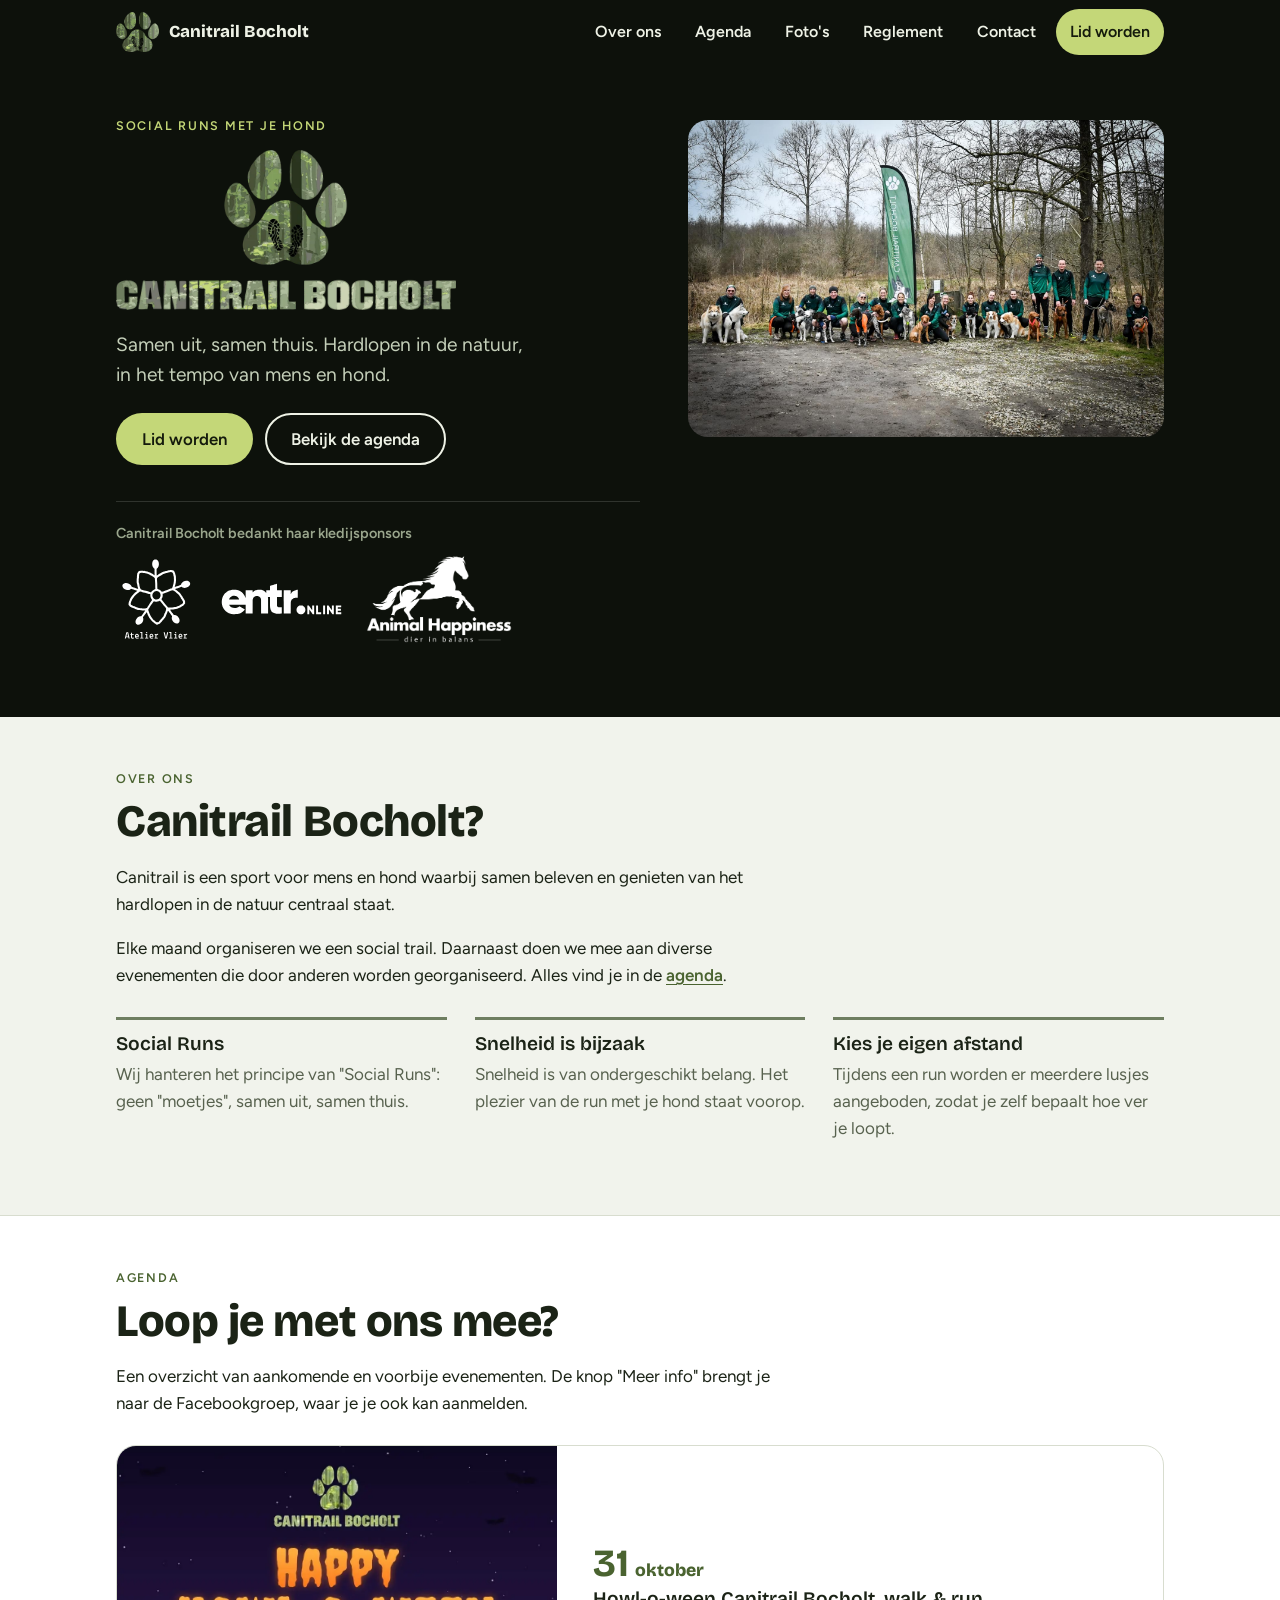
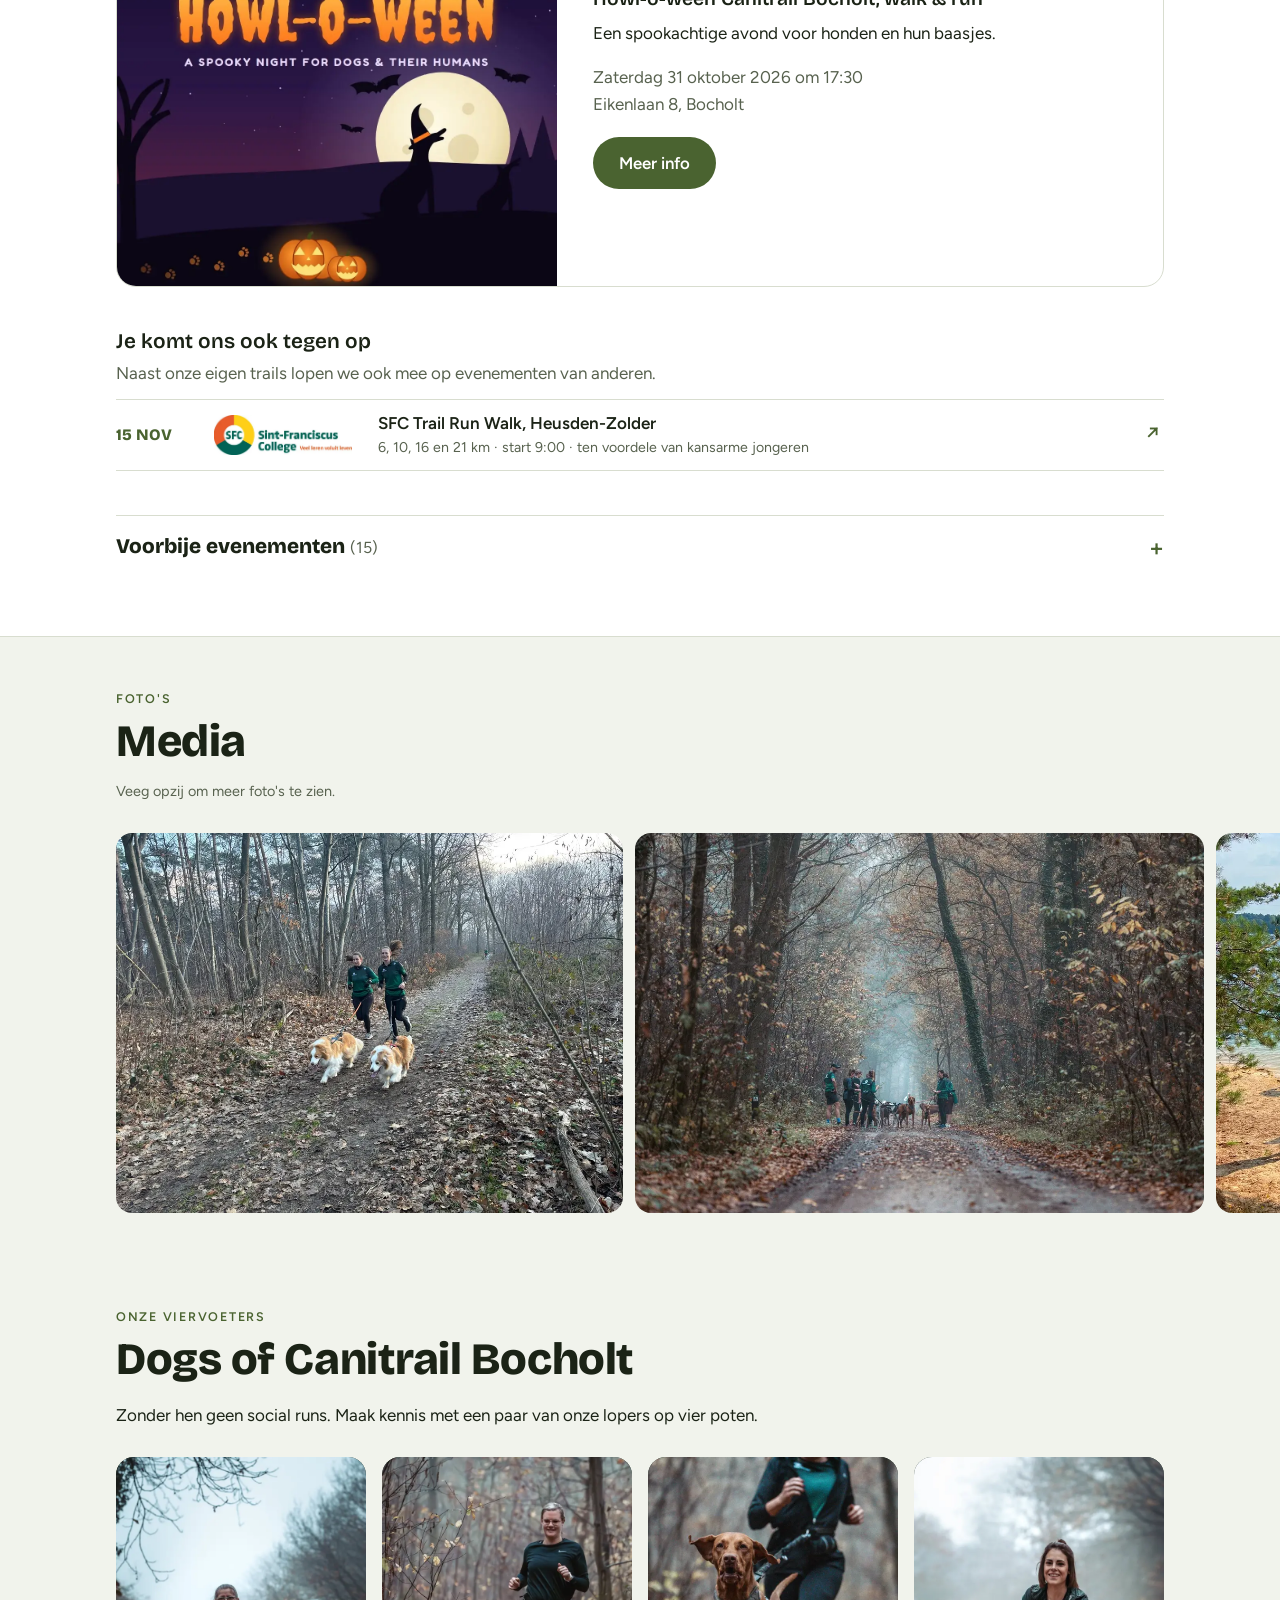
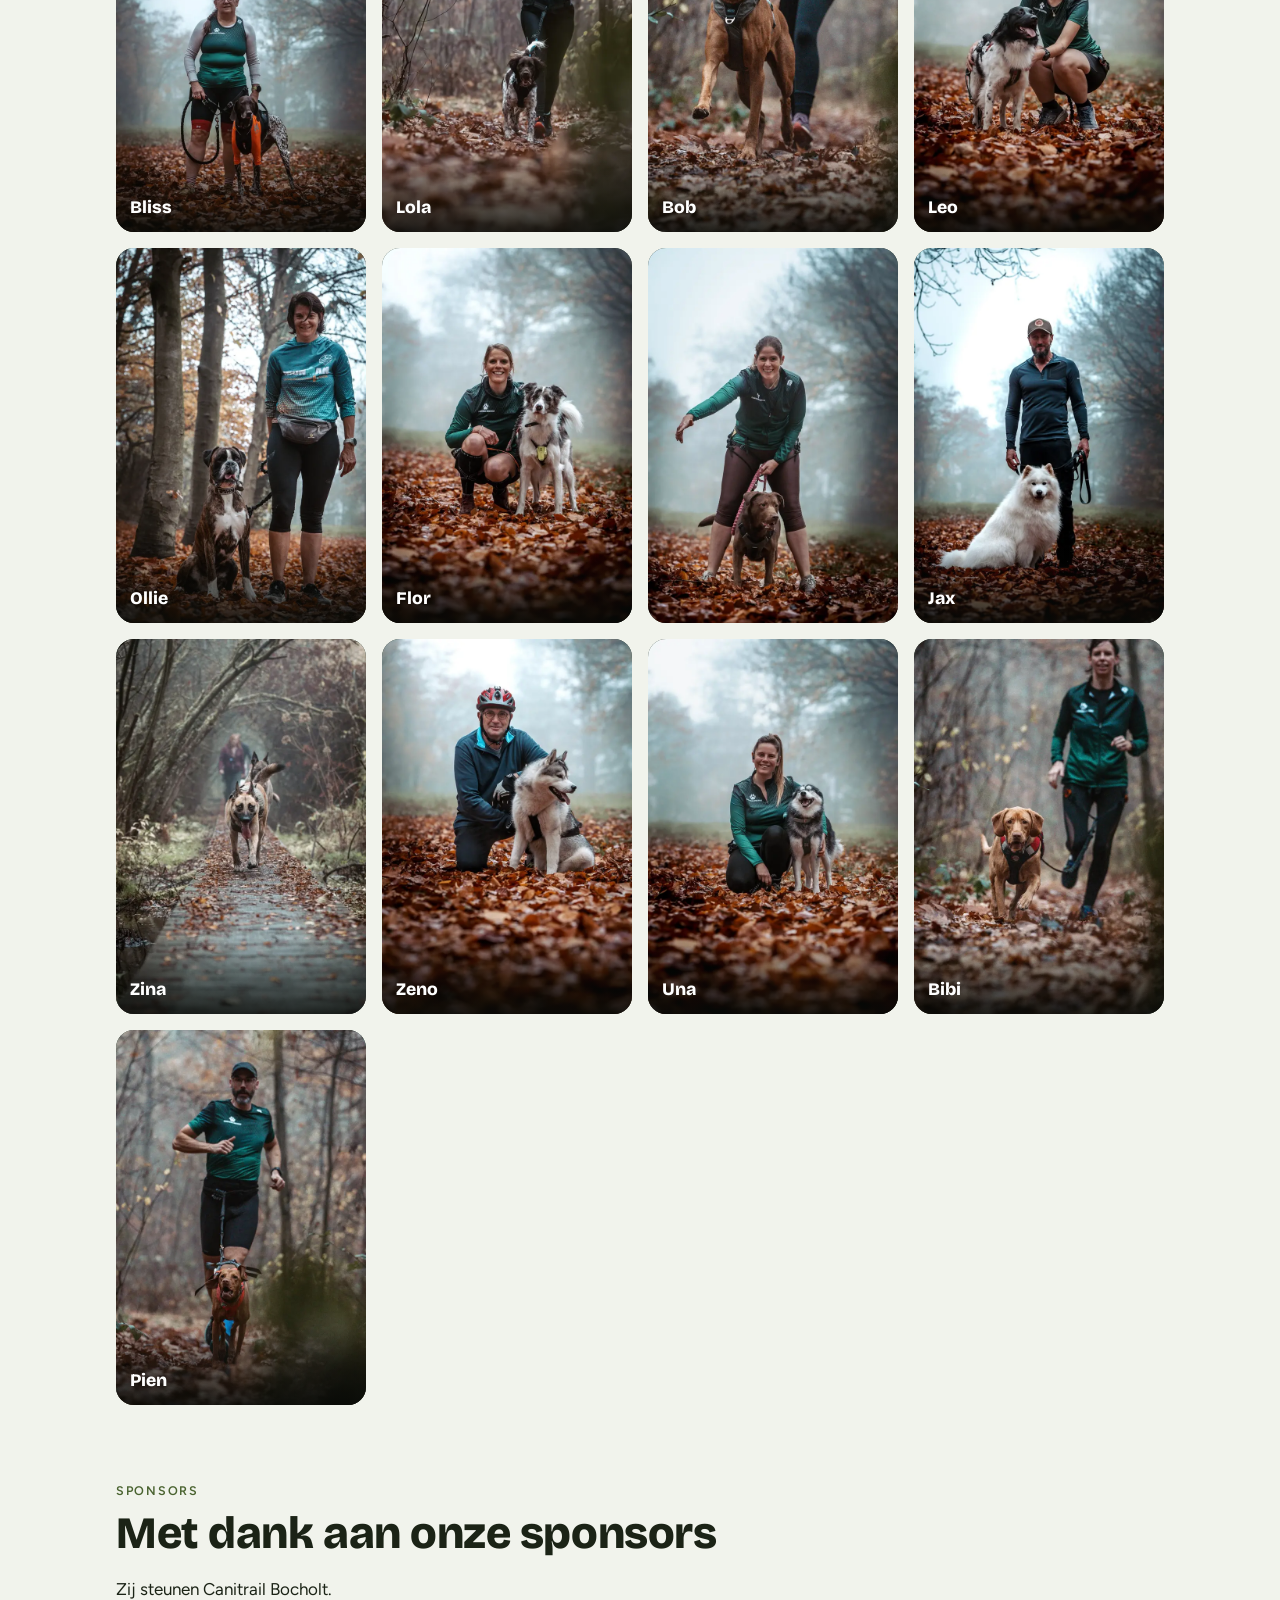
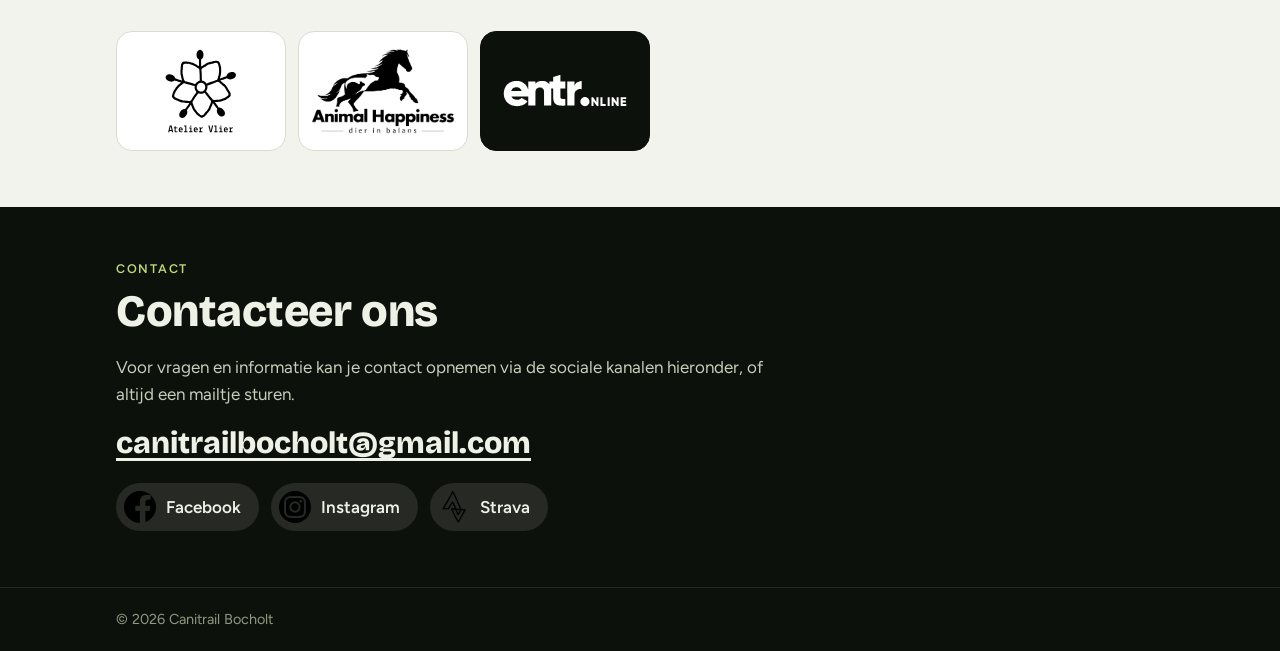
<file: index.html>
<!doctype html>
<html lang="nl">
<head>
<meta charset="utf-8">
<meta name="viewport" content="width=device-width, initial-scale=1, viewport-fit=cover">
<title>Canitrail Bocholt | Lopen met je hond</title>
<meta name="description" content="Ontdek de beste canitrail running evenementen en trails in Vlaanderen, België. Sluit je aan bij onze gemeenschap voor spannende hondvriendelijke trailrunning avonturen.">
<meta name="keywords" content="canitrail, canitrail Vlaanderen, canitrail België, trailrunning met honden, canicross Vlaanderen, canicross België, hond trailrunning, buitenactiviteiten Vlaanderen, avontuurlijke sporten België, fitness met honden België, hondvriendelijke trails Vlaanderen">
<meta name="robots" content="index, follow">
<meta name="theme-color" content="#0d110b">
<link rel="icon" type="image/png" href="icon-192.png">
<link rel="apple-touch-icon" href="icon-192.png">
<link rel="canonical" href="https://www.canitrailbocholt.be/">
<meta property="og:type" content="website">
<meta property="og:url" content="https://www.canitrailbocholt.be/">
<meta property="og:title" content="Canitrail Running in Vlaanderen, België">
<meta property="og:description" content="Doe mee met onze canitrail running gemeenschap in Vlaanderen, België. Verken hondvriendelijke trails en neem deel aan spannende evenementen.">
<meta property="og:image" content="https://www.canitrailbocholt.be/center.png">
<meta name="twitter:card" content="summary_large_image">
<meta name="twitter:title" content="Canitrail Running in Vlaanderen, België">
<meta name="twitter:description" content="Ontdek canitrail running evenementen en trails in Vlaanderen, België. Perfect voor hondenliefhebbers en trailrunners.">
<meta name="twitter:image" content="https://www.canitrailbocholt.be/center.png">
<link rel="preconnect" href="https://fonts.googleapis.com">
<link rel="preconnect" href="https://fonts.gstatic.com" crossorigin>
<link rel="stylesheet" href="https://fonts.googleapis.com/css2?family=Bricolage+Grotesque:opsz,wght@12..96,600;12..96,800&family=Figtree:wght@400;500;600&display=swap">
<style>
/* Layout: sticky bar, full-bleed hero photo, alternating bands. Mobile first, one column up to 760px. */
:root{
  --bg:#f1f3ec;          /* pale sage paper */
  --surface:#ffffff;
  --ink:#1b2316;         /* forest ink */
  --muted:#58624f;
  --line:#d8ddcf;
  --accent:#4a6330;      /* deep olive, from the logo greens */
  --accent-ink:#ffffff;
  --moss:#6e7e60;
  --lime:#c4d778;        /* lime highlight from the logo, used on dark bands */
  --band:#0d110b;        /* near-black, the logo's own background */
  --band-ink:#eef2e6;
  --font-display:"Bricolage Grotesque","Trebuchet MS",system-ui,sans-serif;
  --font-body:"Figtree",system-ui,-apple-system,"Segoe UI",sans-serif;
  --gutter:max(16px,env(safe-area-inset-left,0px));
  --gutter-r:max(16px,env(safe-area-inset-right,0px));
  color-scheme:light;
}
@media (prefers-color-scheme:dark){
  :root:not([data-theme="light"]){
    --bg:#0f140c;--surface:#171d12;--ink:#e8eede;--muted:#9aa68d;--line:#273020;
    --accent:#c4d778;--accent-ink:#141a0c;--moss:#97a784;--band:#080a07;--band-ink:#e8eede;
    color-scheme:dark;
  }
}
:root[data-theme="dark"]{
  --bg:#0f140c;--surface:#171d12;--ink:#e8eede;--muted:#9aa68d;--line:#273020;
  --accent:#c4d778;--accent-ink:#141a0c;--moss:#97a784;--band:#080a07;--band-ink:#e8eede;
  color-scheme:dark;
}
*{box-sizing:border-box}
html{scroll-behavior:smooth;scroll-padding-top:72px;-webkit-text-size-adjust:100%}
body{margin:0;background:var(--bg);color:var(--ink);font:400 1.0625rem/1.6 var(--font-body);padding-bottom:calc(76px + env(safe-area-inset-bottom,0px))}
img{max-width:100%;display:block}
a{color:inherit}
:focus-visible{outline:3px solid var(--accent);outline-offset:3px;border-radius:4px}
.wrap{width:100%;max-width:1080px;margin-inline:auto;padding-left:var(--gutter);padding-right:var(--gutter-r)}
h1,h2,h3{font-family:var(--font-display);line-height:1.08;text-wrap:balance;margin:0}
h2{font-size:clamp(1.9rem,6vw,2.8rem);font-weight:800;letter-spacing:-.01em}
h3{font-size:1.2rem;font-weight:600}
.eyebrow{font:600 .78rem/1 var(--font-body);letter-spacing:.14em;text-transform:uppercase;color:var(--accent);margin:0 0 .75rem}
.hero .eyebrow{margin-bottom:1.1rem}
p{margin:0 0 1em;max-width:62ch}

/* header */
.bar{position:sticky;top:0;z-index:30;background:var(--band);color:var(--band-ink);padding-top:env(safe-area-inset-top,0px)}
.bar .wrap{display:flex;align-items:center;justify-content:space-between;height:64px;gap:12px}
.brand{display:flex;align-items:center;gap:10px;text-decoration:none;font:800 1.05rem/1 var(--font-display);min-width:0}
.brand img{height:40px;width:auto}
.brand span{white-space:nowrap;overflow:hidden;text-overflow:ellipsis}
.menu-btn{appearance:none;border:1px solid rgba(255,255,255,.35);background:transparent;color:inherit;font:600 .95rem var(--font-body);border-radius:999px;padding:.55rem 1rem;min-height:44px;cursor:pointer}
nav ul{list-style:none;margin:0;padding:0;display:none}
nav.open ul{display:flex;flex-direction:column;position:absolute;left:0;right:0;top:calc(64px + env(safe-area-inset-top,0px));background:var(--band);padding:8px var(--gutter-r) 20px var(--gutter);border-top:1px solid rgba(255,255,255,.12)}
nav li a{display:block;padding:14px 4px;text-decoration:none;font-weight:600;font-size:1.1rem;border-bottom:1px solid rgba(255,255,255,.12)}
nav li:last-child a{border-bottom:0}

/* hero */
.hero{background:var(--band);color:var(--band-ink);padding-block:28px 40px}
.hero .wrap:first-child{display:grid;gap:28px}
.hero h1{margin:0;line-height:0}
.hero h1{position:absolute;width:1px;height:1px;overflow:hidden;clip:rect(0 0 0 0);white-space:nowrap}
.hero h1 img{width:min(56%,210px);height:auto}
.hero-photo{order:-1;aspect-ratio:3/2}
.hero{padding-block:16px 36px}
.hero .lead{font-size:1.2rem;color:#c4cfb9;max-width:34ch;margin-top:20px}
.hero-photo{border-radius:20px;overflow:hidden;aspect-ratio:3/2;background:#2b3d31;max-width:100%}
.hero-photo img{width:100%;height:100%;object-fit:cover}
.actions{display:flex;flex-wrap:wrap;gap:12px;margin-top:22px}
.btn{display:inline-flex;align-items:center;justify-content:center;min-height:52px;padding:0 1.5rem;border-radius:999px;font:600 1.05rem var(--font-body);text-decoration:none;border:2px solid transparent;cursor:pointer}
.btn-primary{background:var(--accent);color:var(--accent-ink)}
.hero .btn-primary{background:var(--lime);color:#141a0c}
.btn-ghost{border-color:currentColor;background:transparent}
.hero .btn-ghost{color:var(--band-ink)}

section{padding-block:56px}
.band{background:var(--surface);border-block:1px solid var(--line)}

/* principles */
.principles{display:grid;gap:14px;margin-top:28px;padding:0;list-style:none}
.principles li{border-top:3px solid var(--moss);padding-top:14px}
.principles h3{margin-bottom:.35rem}
.principles p{color:var(--muted);margin:0}

/* agenda */
.next{display:grid;background:var(--surface);border:1px solid var(--line);border-radius:20px;overflow:hidden;margin-top:28px}
.next .pic{aspect-ratio:1/1;background:#2b3d31}
.next .pic img{width:100%;height:100%;object-fit:cover}
.next .body{padding:22px}
.date{display:inline-flex;align-items:baseline;gap:.4rem;font:800 1.1rem var(--font-display);color:var(--accent);margin-bottom:.4rem}
.date b{font-size:2.4rem;line-height:1}
.facts{margin:0 0 1.1em;padding:0;list-style:none;color:var(--muted)}
/* ook te zien op */
.also-title{margin-top:44px;font-size:1.3rem}
.also-lead{margin:6px 0 0;color:var(--muted)}
.also{list-style:none;margin:12px 0 0;padding:0;border-top:1px solid var(--line)}
.also li{border-bottom:1px solid var(--line)}
.also a{display:grid;grid-template-columns:64px 76px 1fr 20px;align-items:center;gap:10px;min-height:64px;padding:10px 0;text-decoration:none}
.also a::after{content:"\2197";font:600 1.2rem var(--font-body);color:var(--accent);text-align:center}
.also a:hover .t{color:var(--accent)}
.also .d{font:800 1rem/1.1 var(--font-display);color:var(--accent);text-transform:uppercase}
.also .t{font-weight:600;min-width:0}
.also .lg{display:flex;align-items:center;justify-content:center}
.also .ev-logo{display:block;max-width:100%;height:auto;max-height:44px;width:auto}
.also .ev-logo.chip{padding:4px 6px;background:#fff;border-radius:6px;box-sizing:border-box;width:100%;height:auto;object-fit:contain}
.also .t small{display:block;color:var(--muted);font-weight:400}
.past-wrap{margin-top:44px;border-top:1px solid var(--line)}
.past-wrap>summary{list-style:none;cursor:pointer;display:flex;align-items:center;justify-content:space-between;gap:12px;min-height:64px;font:800 1.3rem/1.1 var(--font-display)}
.past-wrap>summary::-webkit-details-marker{display:none}
.past-wrap>summary::after{content:"+";font:600 1.5rem var(--font-body);color:var(--accent)}
.past-wrap[open]>summary::after{content:"–"}
.past-wrap>summary em{font:400 1rem var(--font-body);color:var(--muted);font-style:normal}
.past-wrap .past{margin-top:0}
.past{margin-top:12px;border-top:1px solid var(--line)}
.past details{border-bottom:1px solid var(--line)}
.past summary{list-style:none;cursor:pointer;display:grid;grid-template-columns:64px 76px 1fr 24px;align-items:center;gap:10px;min-height:64px;padding:10px 0}
.past summary::-webkit-details-marker{display:none}
.past summary::after{content:"+";font:600 1.5rem var(--font-body);color:var(--accent);text-align:center}
.past details[open] summary::after{content:"–"}
.past .lg{display:flex;align-items:center;justify-content:center}
.past .ev-logo{display:block;max-width:100%;width:auto;height:auto;max-height:44px}
.past .ev-logo.chip{padding:4px 6px;background:#fff;border-radius:6px;box-sizing:border-box;width:100%;object-fit:contain}
.past .ev-logo.own{max-height:40px}
.past .d{font:800 1rem/1.1 var(--font-display);color:var(--accent);text-transform:uppercase}
.past .t{font-weight:600;min-width:0}
.past .t small{display:block;color:var(--muted);font-weight:400}
.past .more{padding:0 0 18px 150px;color:var(--muted)}
.past .more p{margin-bottom:.7em}
.link{color:var(--accent);font-weight:600;text-underline-offset:3px}

/* gallery: swipeable on phones */
.gallery{display:flex;gap:12px;overflow-x:auto;scroll-snap-type:x mandatory;padding:6px var(--gutter-r) 18px var(--gutter);margin-top:24px;-webkit-overflow-scrolling:touch}
.gallery figure{margin:0;flex:0 0 auto;height:300px;scroll-snap-align:center;border-radius:16px;overflow:hidden;background:#2b3d31}
.gallery img{height:100%;width:auto;max-width:none;display:block}
.hint{color:var(--muted);font-size:.9rem}

/* dogs */
.dogs{display:flex;gap:12px;overflow-x:auto;scroll-snap-type:x mandatory;list-style:none;margin:24px 0 0;padding:6px var(--gutter-r) 18px var(--gutter);-webkit-overflow-scrolling:touch}
.dog{position:relative;flex:0 0 72%;max-width:300px;scroll-snap-align:center;border-radius:18px;overflow:hidden;aspect-ratio:2/3;background:#2b3d31}
.dog img{width:100%;height:100%;object-fit:cover;object-position:50% 65%;display:block}
.dog .cap{position:absolute;left:0;right:0;bottom:0;padding:44px 14px 14px;background:linear-gradient(to top,rgba(8,10,7,.85),rgba(8,10,7,0));color:#fff}
.dog h3{margin:0;font:800 1.1rem/1.15 var(--font-display)}
@media (min-width:760px){
  .dogs{display:grid;grid-template-columns:repeat(4,1fr);gap:16px;overflow:visible;padding:0 var(--gutter-r) 0 var(--gutter);max-width:1080px;margin-inline:auto;margin-top:28px}
  .dog{flex:none;max-width:none}
}
/* hero sponsor strip */
.hero-sponsors{display:flex;flex-wrap:wrap;align-items:center;gap:14px 24px;margin-top:36px;padding-top:22px;border-top:1px solid rgba(255,255,255,.14)}
.hero-sponsors p{flex-basis:100%;margin:0 0 -4px;font:600 .9rem/1.3 var(--font-body);color:#9aa68d}
.hero-sponsors a{display:flex;align-items:center;text-decoration:none}
.hero-sponsors .vlier{height:76px;width:auto}
.hero-sponsors .entr{height:32px;width:auto}
.hero-sponsors .ah{display:flex;align-items:center}
.hero-sponsors .ah img{height:76px;width:auto}
@media (min-width:760px){.hero-sponsors .vlier{height:92px}.hero-sponsors .ah img{height:88px}}
/* sponsors */
.sponsors{display:flex;flex-wrap:wrap;gap:12px;list-style:none;margin:28px 0 0;padding:0}
.sponsor-card{display:flex;align-items:center;justify-content:center;background:var(--surface);border:1px solid var(--line);border-radius:16px;overflow:hidden;height:120px;width:min(100%,170px)}
.sponsor-card>a:not(.x){display:flex;align-items:center;justify-content:center;width:100%;height:100%}
.sponsor-card img{height:96px;width:auto;max-width:calc(100% - 24px);object-fit:contain}
.sponsor-card.banner{width:min(100%,170px);background:var(--band);border-color:var(--band)}
.sponsor-card.banner a{display:flex;align-items:center;justify-content:center;width:100%;height:100%;padding:0 22px}
.sponsor-card.banner img{height:auto;width:100%;max-width:130px}
.logo-on-dark{display:none}
@media (prefers-color-scheme:dark){
  :root:not([data-theme="light"]) .logo-on-light{display:none}
  :root:not([data-theme="light"]) .logo-on-dark{display:block}
}
:root[data-theme="dark"] .logo-on-light{display:none}
:root[data-theme="dark"] .logo-on-dark{display:block}

/* contact + footer */
.contact{background:var(--band);color:var(--band-ink)}
.contact p{color:#c4cfb9}
.mail{display:inline-block;font:800 clamp(1.2rem,5.4vw,1.9rem) var(--font-display);word-break:break-all;text-underline-offset:5px;margin-bottom:22px}
.socials{display:flex;flex-wrap:wrap;gap:12px;list-style:none;margin:0;padding:0}
.socials a{display:inline-flex;align-items:center;gap:10px;min-height:48px;padding:0 18px 0 8px;border-radius:999px;background:rgba(255,255,255,.1);text-decoration:none;font-weight:600}
.socials img{width:32px;height:32px;border-radius:50%}
footer{background:var(--band);color:#8d9a80;padding-block:20px;font-size:.9rem;border-top:1px solid rgba(255,255,255,.1)}

/* sticky mobile join bar */
.join{position:fixed;left:0;right:0;bottom:0;z-index:25;background:var(--surface);border-top:1px solid var(--line);padding:10px var(--gutter-r) calc(10px + env(safe-area-inset-bottom,0px)) var(--gutter);display:flex;gap:10px}
.join .btn{flex:1;min-height:52px}
.join .btn-ghost{color:var(--ink);border-color:var(--line)}

@media (min-width:760px){
  body{padding-bottom:0}
  .join{display:none}
  .menu-btn{display:none}
  nav ul,nav.open ul{display:flex;flex-direction:row;position:static;padding:0;border:0;background:none;gap:6px}
  nav li a,nav li:last-child a{padding:10px 14px;font-size:1rem;border:0;border-radius:999px}
  nav li a:hover{background:rgba(255,255,255,.12)}
  nav li.cta a{background:var(--lime);color:#141a0c}
  .hero h1{position:static;width:auto;height:auto;overflow:visible;clip:auto}
  .hero h1 img{width:min(100%,340px)}
  .hero-photo{order:0;aspect-ratio:3/2}
  .hero .wrap:first-child{grid-template-columns:1.1fr 1fr;align-items:start;gap:48px}
  .hero{padding-block:56px 72px}
  .principles{grid-template-columns:repeat(3,1fr);gap:28px}
  .next{grid-template-columns:minmax(0,440px) 1fr}
  .next .body{padding:36px;align-self:center}
  .gallery{padding-left:max(var(--gutter),calc((100vw - 1080px)/2 + 16px))}
  .gallery figure{height:380px}
}
@media (prefers-reduced-motion:reduce){html{scroll-behavior:auto}}
@media (min-width:760px){.past summary{grid-template-columns:72px 150px 1fr 24px;gap:20px}.past .more{padding-left:262px}.past .ev-logo{max-height:52px}.past .ev-logo.own{max-height:48px}.also a{grid-template-columns:72px 150px 1fr 24px;gap:20px}.also .ev-logo{max-height:52px}}
</style>
</head>
<body>

<header class="bar">
  <div class="wrap">
    <a class="brand" href="#top" aria-label="Canitrail Bocholt, naar boven">
      <img src="logo-paw.webp" alt="" width="43" height="40">
      <span>Canitrail Bocholt</span>
    </a>
    <button class="menu-btn" id="menuBtn" aria-expanded="false" aria-controls="nav">Menu</button>
    <nav id="nav" aria-label="Hoofdmenu">
      <ul>
        <li><a href="#who-we-are">Over ons</a></li>
        <li><a href="#events">Agenda</a></li>
        <li><a href="#media">Foto's</a></li>
        <li><a href="https://www.canitrailbocholt.be/reglement">Reglement</a></li>
        <li><a href="#contact-us">Contact</a></li>
        <li class="cta"><a href="https://www.canitrailbocholt.be/lidworden">Lid worden</a></li>
      </ul>
    </nav>
  </div>
</header>

<main id="top">
  <section class="hero" aria-labelledby="h1">
    <div class="wrap">
      <div>
        <p class="eyebrow" style="color:var(--lime)">Social runs met je hond</p>
        <h1 id="h1"><img src="logo-bos.webp" alt="Canitrail Bocholt" width="900" height="422" fetchpriority="high"></h1>
        <p class="lead">Samen uit, samen thuis. Hardlopen in de natuur, in het tempo van mens en hond.</p>
        <div class="actions">
          <a class="btn btn-primary" href="https://www.canitrailbocholt.be/lidworden">Lid worden</a>
          <a class="btn btn-ghost" href="#events">Bekijk de agenda</a>
        </div>
        <div class="hero-sponsors">
          <p>Canitrail Bocholt bedankt haar kledijsponsors</p>
          <a href="https://ateliervlier.be/" target="_blank" rel="noopener" aria-label="Atelier Vlier"><img class="vlier" src="images/sponsors/atelier-vlier-wit.svg" alt="Atelier Vlier" height="52"></a>
          <a href="https://entr.online" target="_blank" rel="noopener" aria-label="Entr.Online"><img class="entr" src="images/sponsors/entr-online-wit.svg" alt="Entr.Online" width="132" height="35"></a>
          <span class="ah"><img src="images/sponsors/animal-happiness-wit.webp" alt="Animal Happiness – dier in balans" width="788" height="474"></span>
        </div>
      </div>
      <div class="hero-photo">
        <img src="images/28170792-3783-465f-a000-8af231bc8dd3.JPG" alt="Groepsfoto van Canitrail Bocholt met lopers en honden" width="1200" height="900" fetchpriority="high" onerror="this.remove()">
      </div>
    </div>

  </section>

  <section id="who-we-are" aria-labelledby="h-who">
    <div class="wrap">
      <p class="eyebrow">Over ons</p>
      <h2 id="h-who">Canitrail Bocholt?</h2>
      <p style="margin-top:18px">Canitrail is een sport voor mens en hond waarbij samen beleven en genieten van het hardlopen in de natuur centraal staat.</p>
      <p>Elke maand organiseren we een social trail. Daarnaast doen we mee aan diverse evenementen die door anderen worden georganiseerd. Alles vind je in de <a class="link" href="#events">agenda</a>.</p>
      <ul class="principles">
        <li><h3>Social Runs</h3><p>Wij hanteren het principe van "Social Runs": geen "moetjes", samen uit, samen thuis.</p></li>
        <li><h3>Snelheid is bijzaak</h3><p>Snelheid is van ondergeschikt belang. Het plezier van de run met je hond staat voorop.</p></li>
        <li><h3>Kies je eigen afstand</h3><p>Tijdens een run worden er meerdere lusjes aangeboden, zodat je zelf bepaalt hoe ver je loopt.</p></li>
      </ul>
    </div>
  </section>

  <section id="events" class="band" aria-labelledby="h-events">
    <div class="wrap">
      <p class="eyebrow">Agenda</p>
      <h2 id="h-events">Loop je met ons mee?</h2>
      <p style="margin-top:18px">Een overzicht van aankomende en voorbije evenementen. De knop "Meer info" brengt je naar de Facebookgroep, waar je je ook kan aanmelden.</p>

      <article class="next">
        <div class="pic"><img src="images/howloween.webp" alt="Poster: Happy Howl-o-ween, a spooky night for dogs and their humans" loading="lazy" width="1080" height="1080"></div>
        <div class="body">
          <div class="date"><b>31</b> oktober</div>
          <h3>Howl-o-ween Canitrail Bocholt, walk &amp; run</h3>
          <p style="margin-top:10px">Een spookachtige avond voor honden en hun baasjes.</p>
          <ul class="facts">
            <li>Zaterdag 31 oktober 2026 om 17:30</li>
            <li>Eikenlaan 8, Bocholt</li>
          </ul>
          <a class="btn btn-primary" href="https://www.facebook.com/events/eikenlaan-8-bocholt/howl-o-ween-canitrail-bocholt-walk-run/2895968744100410/">Meer info</a>
        </div>
      </article>

      <h3 class="also-title">Je komt ons ook tegen op</h3>
      <p class="also-lead">Naast onze eigen trails lopen we ook mee op evenementen van anderen.</p>
      <ul class="also">
        <li><a href="https://www.sfc.be" target="_blank" rel="noopener"><span class="d">15 nov</span><span class="lg"><img class="ev-logo chip" src="images/events/sfc.webp" alt="" width="583" height="171" loading="lazy"></span><span class="t">SFC Trail Run Walk, Heusden-Zolder<small>6, 10, 16 en 21 km &middot; start 9:00 &middot; ten voordele van kansarme jongeren</small></span></a></li>
      </ul>

      <details class="past-wrap">
        <summary class="past-title"><span>Voorbije evenementen <em>(15)</em></span></summary>
      <div class="past">
        <details>
          <summary><span class="d">18 okt</span><span class="lg"><img class="ev-logo" src="images/events/bosloopcriterium.webp" alt="Bosloopcriterium" width="516" height="119" loading="lazy"></span><span class="t">Bosloopcriterium Bocholt<small>Te gast &middot; editie 2026</small></span></summary>
          <div class="more"><p>Intergemeentelijk recreatief bosloopcriterium in Bocholt, georganiseerd door de buurtsportdiensten.</p><a class="link" href="https://www.buurtsportdiensten.be" target="_blank" rel="noopener">Meer info</a></div>
        </details>
        <details>
          <summary><span class="d">11 okt</span><span class="lg"><img class="ev-logo chip" src="images/events/d45-leopoldsburg.webp" alt="D45 Leopoldsburg" width="416" height="268" loading="lazy"></span><span class="t">Trailrun Leopoldsburg<small>Te gast &middot; 5, 10, 16 en 21 km</small></span></summary>
          <div class="more"><p>Trailrun over militair domein in Leopoldsburg. Start om 10:00 aan de militaire atletiekpiste.</p></div>
        </details>
        <details>
          <summary><span class="d">1 mei</span><span class="lg"><img class="ev-logo own" src="logo-paw.webp" alt="Canitrail Bocholt" width="275" height="256" loading="lazy"></span><span class="t">Social Run Warmbeekvallei Achel<small>Lussen van 3, 4, 6 en 14 km</small></span></summary>
          <div class="more"><p>We vieren de dag van arbeid met een social run in Achel. Verzamelen om 8:30 aan instapplaats 't Mulke, Molendijk 45, Hamont-Achel.</p><a class="link" href="https://www.facebook.com/events/1693133424649907">Meer info</a></div>
        </details>
        <details>
          <summary><span class="d">9 mrt</span><span class="lg"><img class="ev-logo own" src="logo-paw.webp" alt="Canitrail Bocholt" width="275" height="256" loading="lazy"></span><span class="t">Canitrail #12 Opitter<small>Nationaal park Hoge Kempen</small></span></summary>
          <div class="more"><p>Op de laatste zondag van het carnavalsverlof verzamelen we om 9u aan de Pollismolen, gelegen aan de Itterbeek te Opitter (Bree). Vanhieruit duiken we het Nationaal park Hoge Kempen in.</p><a class="link" href="https://www.facebook.com/groups/977872694013026">Meer info</a></div>
        </details>
        <details>
          <summary><span class="d">9 feb</span><span class="lg"><img class="ev-logo own" src="logo-paw.webp" alt="Canitrail Bocholt" width="275" height="256" loading="lazy"></span><span class="t">Canitrail #11 Hamont</span></summary>
          <div class="more"><a class="link" href="https://www.facebook.com/groups/977872694013026">Meer info</a></div>
        </details>
        <details>
          <summary><span class="d">12 jan</span><span class="lg"><img class="ev-logo own" src="logo-paw.webp" alt="Canitrail Bocholt" width="275" height="256" loading="lazy"></span><span class="t">Canitrail #10 Bocholt (Reppel)</span></summary>
          <div class="more"><p>Startplaats: parking tussen voetbal en ruiterhal, Eikenlaan 8, 3950 Bocholt.</p><a class="link" href="https://www.facebook.com/groups/977872694013026">Meer info</a></div>
        </details>
        <details>
          <summary><span class="d">1 dec</span><span class="lg"><img class="ev-logo own" src="logo-paw.webp" alt="Canitrail Bocholt" width="275" height="256" loading="lazy"></span><span class="t">Canitrail #9 Lommel</span></summary>
          <div class="more"><p>Startplaats: House of Nature parking, Speelpleinstraat z/n, Lommel.</p><a class="link" href="https://www.facebook.com/events/s/canitrail-9-lommel/416037804890547">Meer info</a></div>
        </details>
        <details>
          <summary><span class="d">3 nov</span><span class="lg"><img class="ev-logo own" src="logo-paw.webp" alt="Canitrail Bocholt" width="275" height="256" loading="lazy"></span><span class="t">Canitrail #8 Laurabossen Weert<small>3,5 en 7 km</small></span></summary>
          <div class="more"><p>Startplaats: Zuid-Willemsvaart, Lozerweg, Weert (51.224451, 5.606739).</p><a class="link" href="https://www.facebook.com/events/1293315178746631/">Meer info</a></div>
        </details>
        <details>
          <summary><span class="d">17 okt</span><span class="lg"><img class="ev-logo own" src="logo-paw.webp" alt="Canitrail Bocholt" width="275" height="256" loading="lazy"></span><span class="t">Canitrail #7 Jagersmaan Nighttrail</span></summary>
          <div class="more"><p>We trekken het bos in voor een nachttrail. Breng een (hoofd)lamp mee en voorzie je hond van een lichtje. Op 17 oktober kregen we een Jagersmaan te zien, de grootste supermaan van het jaar.</p><a class="link" href="https://www.facebook.com/events/1130211635261975">Meer info</a></div>
        </details>
        <details>
          <summary><span class="d">4 aug</span><span class="lg"><img class="ev-logo own" src="logo-paw.webp" alt="Canitrail Bocholt" width="275" height="256" loading="lazy"></span><span class="t">Canitrail #6 Smeetshof Bocholt<small>2, 4, 6 en 10 km</small></span></summary>
          <div class="more"><p>In natuurgebied Kempenbroek ligt het grensmoeras Het Smeetshof. We starten op de veldwegen rond de Smeetshoeve en door de eikendreef, met een lusje door nattere grond. Vertrek om 8u30 aan Natuurpunt, Smeetshofweg 1, Bocholt.</p><a class="link" href="https://www.facebook.com/events/499391629484813">Meer info</a></div>
        </details>
        <details>
          <summary><span class="d">14 jul</span><span class="lg"><img class="ev-logo own" src="logo-paw.webp" alt="Canitrail Bocholt" width="275" height="256" loading="lazy"></span><span class="t">Canitrail #5 Resterheide<small>2,5, 5 en 6,5 km</small></span></summary>
          <div class="more"><p>Resterheide is een natuurgebied van Bosland op de grens van Wijchmaal en Hechtel-Eksel. Er zijn verschillende uitgepijlde routes die we aan elkaar breien. Startplaats: Het Begijntje. Na de run zorgen we voor een hapje en een drankje.</p><a class="link" href="https://www.facebook.com/events/1950541392032010">Meer info</a></div>
        </details>
        <details>
          <summary><span class="d">16 jun</span><span class="lg"><img class="ev-logo own" src="logo-paw.webp" alt="Canitrail Bocholt" width="275" height="256" loading="lazy"></span><span class="t">Canitrail #4 Kaulille<small>Lussen van 4 en 6 km</small></span></summary>
          <div class="more"><p>Parkeer- en startplaats aan het kruispunt Kettingbrugweg en Belgebergstraat (vroegere "schuttekamer" op Google Maps). Twee lussen waarbij we terug langs het startpunt passeren.</p><a class="link" href="https://www.facebook.com/events/341353515396984">Meer info</a></div>
        </details>
        <details>
          <summary><span class="d">2 jun</span><span class="lg"><img class="ev-logo own" src="logo-paw.webp" alt="Canitrail Bocholt" width="275" height="256" loading="lazy"></span><span class="t">Canitrail #3 Hobos</span></summary>
          <div class="more"><p>In het Hobos te Pelt volgen we de bepijlde wandelroutes.</p><a class="link" href="https://www.facebook.com/events/1112858446682496/">Meer info</a></div>
        </details>
        <details>
          <summary><span class="d">18 mei</span><span class="lg"><img class="ev-logo own" src="logo-paw.webp" alt="Canitrail Bocholt" width="275" height="256" loading="lazy"></span><span class="t">Canitrail #2 Lozerheide</span></summary>
          <div class="more"><p>Op zaterdag 18 mei de tweede canitrail in het mooie Lozen. Let op: er is een seizoensrally in Reppel.</p><a class="link" href="https://www.facebook.com/events/3751949205132484/">Meer info</a></div>
        </details>
        <details>
          <summary><span class="d">5 mei</span><span class="lg"><img class="ev-logo own" src="logo-paw.webp" alt="Canitrail Bocholt" width="275" height="256" loading="lazy"></span><span class="t">Canitrail #1 Kennismakingsloop<small>Ongeveer 5 km</small></span></summary>
          <div class="more"><p>We starten om 10u aan het clublokaal van hondenschool De Trouwe Vriend, Eikenlaan, 3950 Bocholt, voor een rondje door Reppel. We blijven in groep en zoeken een tempo dat voor iedereen aangenaam is. Samen uit, samen thuis. De honden blijven te allen tijde aangelijnd.</p><a class="link" href="https://www.facebook.com/events/1168178674354447">Meer info</a></div>
        </details>
      </div>
      </details>
    </div>
  </section>

  <section id="media" aria-labelledby="h-media" style="padding-bottom:24px">
    <div class="wrap">
      <p class="eyebrow">Foto's</p>
      <h2 id="h-media">Media</h2>
      <p class="hint" style="margin-top:14px">Veeg opzij om meer foto's te zien.</p>
    </div>
    <div class="gallery" tabindex="0" aria-label="Fotogalerij, veeg opzij">
      <figure><img loading="lazy" decoding="async" width="400" height="500" src="images/thumbs/gallery-01.webp" alt="Lopers met honden tijdens een canitrail"></figure>
      <figure><img loading="lazy" decoding="async" width="400" height="500" src="images/thumbs/gallery-02.webp" alt="Canitrail in Oudsbergen"></figure>
      <figure><img loading="lazy" decoding="async" width="400" height="500" src="images/thumbs/gallery-03.webp" alt="Hond en loper op het pad"></figure>
      <figure><img loading="lazy" decoding="async" width="400" height="500" src="images/thumbs/gallery-04.webp" alt="Trail in Hamont"></figure>
      <figure><img loading="lazy" decoding="async" width="400" height="500" src="images/thumbs/gallery-05.webp" alt="Samen lopen met de hond"></figure>
      <figure><img loading="lazy" decoding="async" width="400" height="500" src="images/thumbs/gallery-06.webp" alt="Groep lopers in het bos"></figure>
      <figure><img loading="lazy" decoding="async" width="400" height="500" src="images/thumbs/gallery-07.webp" alt="Canitrail Bocholt in actie"></figure>
      <figure><img loading="lazy" decoding="async" width="400" height="500" src="images/thumbs/gallery-08.webp" alt="Lopen over de duinen"></figure>
      <figure><img loading="lazy" decoding="async" width="400" height="500" src="images/thumbs/gallery-09.webp" alt="Lopers en honden onderweg"></figure>
      <figure><img loading="lazy" decoding="async" width="400" height="500" src="images/thumbs/gallery-10.webp" alt="Laurabossen in Weert"></figure>
      <figure><img loading="lazy" decoding="async" width="400" height="500" src="images/thumbs/gallery-11.webp" alt="Na de run"></figure>
      <figure><img loading="lazy" decoding="async" width="400" height="500" src="images/thumbs/gallery-12.webp" alt="Trail in Reppel"></figure>
      <figure><img loading="lazy" decoding="async" width="984" height="720" src="images/thumbs/gallery-13.webp" alt="Lopers en honden bij zonsopgang"></figure>
      <figure><img loading="lazy" decoding="async" width="1079" height="720" src="images/thumbs/gallery-14.webp" alt="Groep in het herfstbos"></figure>
      <figure><img loading="lazy" decoding="async" width="1079" height="720" src="images/thumbs/gallery-15.webp" alt="Lopers met honden in de mist"></figure>
      <figure><img loading="lazy" decoding="async" width="1079" height="720" src="images/thumbs/gallery-16.webp" alt="Groepsfoto tussen de herfstbladeren"></figure>
      <figure><img loading="lazy" decoding="async" width="960" height="720" src="images/thumbs/gallery-17.webp" alt="Twee loopsters met hun honden op het bospad"></figure>
      <figure><img loading="lazy" decoding="async" width="960" height="720" src="images/thumbs/gallery-18.webp" alt="Honden aan het meer"></figure>
      <figure><img loading="lazy" decoding="async" width="960" height="720" src="images/thumbs/gallery-19.webp" alt="Springen van plezier in de mist"></figure>
      <figure><img loading="lazy" decoding="async" width="540" height="720" src="images/thumbs/gallery-20.webp" alt="Lopen over de boomkroonpadbrug"></figure>
      <figure><img loading="lazy" decoding="async" width="960" height="720" src="images/thumbs/gallery-21.webp" alt="Lopers met honden op een bospad"></figure>
      <figure><img loading="lazy" decoding="async" width="960" height="720" src="images/thumbs/gallery-22.webp" alt="Groepsfoto in de heide"></figure>
      <figure><img loading="lazy" decoding="async" width="960" height="720" src="images/thumbs/gallery-23.webp" alt="Groepsfoto aan de hoeve"></figure>
      <figure><img loading="lazy" decoding="async" width="540" height="720" src="images/thumbs/gallery-24.webp" alt="Hond verkoelt zich in de beek"></figure>
      <figure><img loading="lazy" decoding="async" width="960" height="720" src="images/thumbs/gallery-25.webp" alt="Groepsfoto op een zomerse avond"></figure>
      <figure><img loading="lazy" decoding="async" width="960" height="720" src="images/thumbs/gallery-26.webp" alt="Groepsfoto in het bos met kinderen"></figure>
    </div>
  </section>

  <section id="dogs" aria-labelledby="h-dogs" style="padding-bottom:24px">
    <div class="wrap">
      <p class="eyebrow">Onze viervoeters</p>
      <h2 id="h-dogs">Dogs of Canitrail Bocholt</h2>
      <p style="margin-top:18px">Zonder hen geen social runs. Maak kennis met een paar van onze lopers op vier poten.</p>
    </div>
    <ul class="dogs">
        <li class="dog"><img loading="lazy" decoding="async" width="640" height="960" src="images/dogs/dog-01.webp" alt="Bob, hongaarse vizsla, tijdens een canitrail"><div class="cap"><h3>Bob</h3></div></li>
        <li class="dog"><img loading="lazy" decoding="async" width="640" height="960" src="images/dogs/dog-02.webp" alt="Bibi, hongaarse vizsla, tijdens een canitrail"><div class="cap"><h3>Bibi</h3></div></li>
        <li class="dog"><img loading="lazy" decoding="async" width="640" height="960" src="images/dogs/dog-03.webp" alt="Ollie, boxer, tijdens een canitrail"><div class="cap"><h3>Ollie</h3></div></li>
        <li class="dog"><img loading="lazy" decoding="async" width="640" height="960" src="images/dogs/dog-04.webp" alt="Bliss, duitse staande hond, tijdens een canitrail"><div class="cap"><h3>Bliss</h3></div></li>
        <li class="dog"><img loading="lazy" decoding="async" width="640" height="960" src="images/dogs/dog-05.webp" alt="Zeno, siberische husky, tijdens een canitrail"><div class="cap"><h3>Zeno</h3></div></li>
        <li class="dog"><img loading="lazy" decoding="async" width="640" height="960" src="images/dogs/dog-06.webp" alt="Jax, samojeed, tijdens een canitrail"><div class="cap"><h3>Jax</h3></div></li>
        <li class="dog"><img loading="lazy" decoding="async" width="640" height="960" src="images/dogs/dog-07.webp" alt="Labrador tijdens een canitrail"></li>
        <li class="dog"><img loading="lazy" decoding="async" width="640" height="960" src="images/dogs/dog-08.webp" alt="Pien, hongaarse vizsla, tijdens een canitrail"><div class="cap"><h3>Pien</h3></div></li>
        <li class="dog"><img loading="lazy" decoding="async" width="640" height="960" src="images/dogs/dog-09.webp" alt="Lola, kleine münsterlander, tijdens een canitrail"><div class="cap"><h3>Lola</h3></div></li>
        <li class="dog"><img loading="lazy" decoding="async" width="640" height="960" src="images/dogs/dog-10.webp" alt="Leo, stabij, tijdens een canitrail"><div class="cap"><h3>Leo</h3></div></li>
        <li class="dog"><img loading="lazy" decoding="async" width="640" height="960" src="images/dogs/dog-11.webp" alt="Flor, border collie, tijdens een canitrail"><div class="cap"><h3>Flor</h3></div></li>
        <li class="dog"><img loading="lazy" decoding="async" width="640" height="960" src="images/dogs/dog-12.webp" alt="Una, siberische husky, tijdens een canitrail"><div class="cap"><h3>Una</h3></div></li>
        <li class="dog"><img loading="lazy" decoding="async" width="640" height="960" src="images/dogs/dog-13.webp" alt="Zina tijdens een canitrail"><div class="cap"><h3>Zina</h3></div></li>
    </ul>
  </section>

  <section id="sponsors" aria-labelledby="h-sponsors">
    <div class="wrap">
      <p class="eyebrow">Sponsors</p>
      <h2 id="h-sponsors">Met dank aan onze sponsors</h2>
      <p style="margin-top:18px">Zij steunen Canitrail Bocholt.</p>
      <ul class="sponsors">
        <li class="sponsor-card">
          <a href="https://ateliervlier.be/" target="_blank" rel="noopener" aria-label="Atelier Vlier">
            <img class="logo-on-light" src="images/sponsors/atelier-vlier-zwart.svg" alt="Atelier Vlier" height="80" loading="lazy">
            <img class="logo-on-dark" src="images/sponsors/atelier-vlier-wit.svg" alt="Atelier Vlier" height="80" loading="lazy">
          </a>
        </li>
        <li class="sponsor-card">
          <img class="logo-on-light" src="images/sponsors/animal-happiness-zwart.webp" alt="Animal Happiness – dier in balans" width="788" height="474" loading="lazy">
          <img class="logo-on-dark" src="images/sponsors/animal-happiness-wit.webp" alt="Animal Happiness – dier in balans" width="788" height="474" loading="lazy">
        </li>
        <li class="sponsor-card banner">
          <a href="https://entr.online" target="_blank" rel="noopener"><img src="images/sponsors/entr-online-wit.svg" alt="Entr.Online" width="190" height="50" loading="lazy"></a>
        </li>
      </ul>
    </div>
  </section>

  <section id="contact-us" class="contact" aria-labelledby="h-contact">
    <div class="wrap">
      <p class="eyebrow" style="color:var(--lime)">Contact</p>
      <h2 id="h-contact">Contacteer ons</h2>
      <p style="margin-top:18px">Voor vragen en informatie kan je contact opnemen via de sociale kanalen hieronder, of altijd een mailtje sturen.</p>
      <a class="mail" href="mailto:canitrailbocholt@gmail.com">canitrailbocholt@gmail.com</a>
      <ul class="socials">
        <li><a href="https://www.facebook.com/groups/977872694013026"><img src="Rounded_Facebook_svg-128.webp" alt="" width="32" height="32">Facebook</a></li>
        <li><a href="https://www.instagram.com/canitrailbocholt"><img src="Rounded_Instagram_svg-128.webp" alt="" width="32" height="32">Instagram</a></li>
        <li><a href="https://www.strava.com/clubs/1262458"><img src="323_Strava_logo-64.webp" alt="" width="32" height="32">Strava</a></li>
      </ul>
    </div>
  </section>
</main>

<footer>
  <div class="wrap">© 2026 Canitrail Bocholt</div>
</footer>

<div class="join">
  <a class="btn btn-ghost" href="#events">Agenda</a>
  <a class="btn btn-primary" href="https://www.canitrailbocholt.be/lidworden">Lid worden</a>
</div>

<script>
// Willekeurige volgorde bij elk bezoek (zonder JavaScript blijft de standaardvolgorde)
(function () {
  function shuffle(box) {
    if (!box) return;
    var items = Array.prototype.slice.call(box.children);
    for (var i = items.length - 1; i > 0; i--) {
      var j = Math.floor(Math.random() * (i + 1));
      var t = items[i]; items[i] = items[j]; items[j] = t;
    }
    items.forEach(function (el) { box.appendChild(el); });
  }
  shuffle(document.querySelector('.gallery'));
  shuffle(document.querySelector('.dogs'));
})();
</script>
<script>
(function(){
  var btn=document.getElementById('menuBtn'),nav=document.getElementById('nav');
  function set(o){nav.classList.toggle('open',o);btn.setAttribute('aria-expanded',o);btn.textContent=o?'Sluit':'Menu'}
  btn.addEventListener('click',function(){set(!nav.classList.contains('open'))});
  nav.addEventListener('click',function(e){if(e.target.closest('a'))set(false)});
  document.addEventListener('keydown',function(e){if(e.key==='Escape')set(false)});
})();
</script>
</body>
</html>
</file>
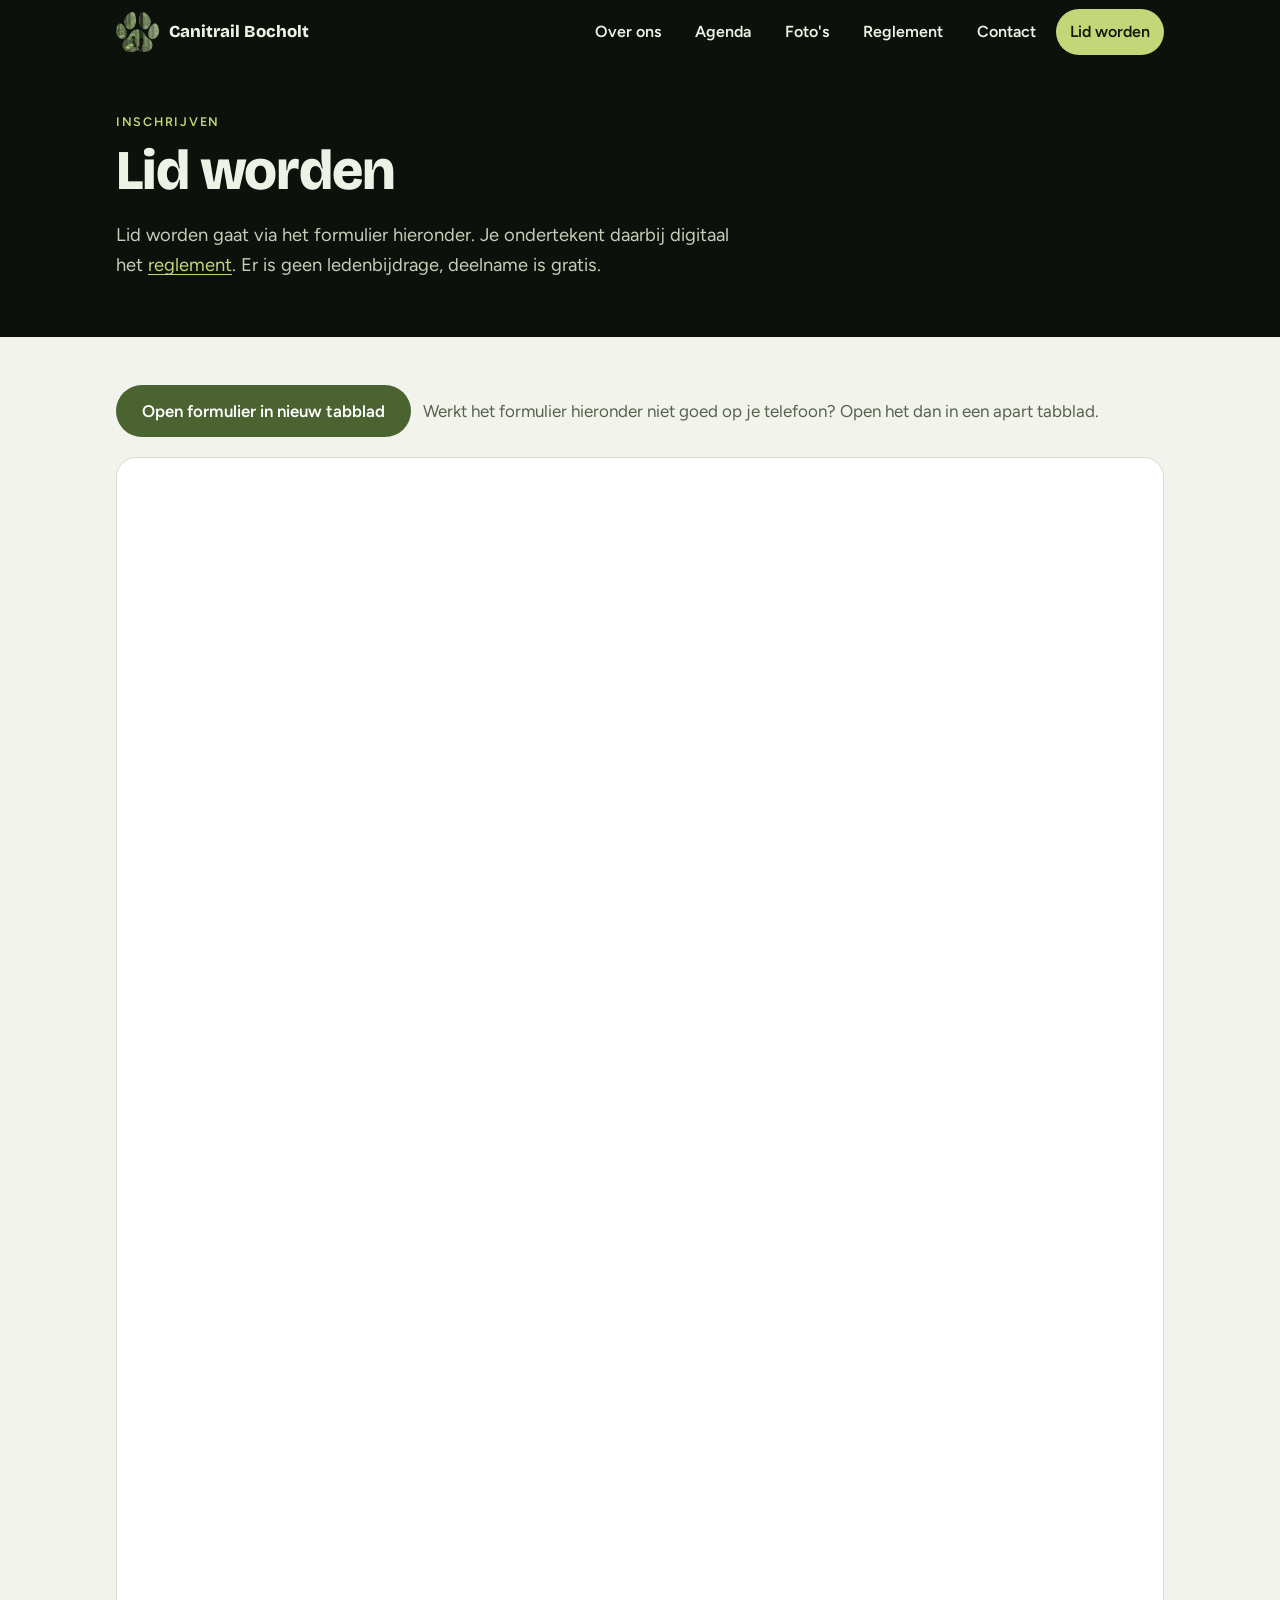
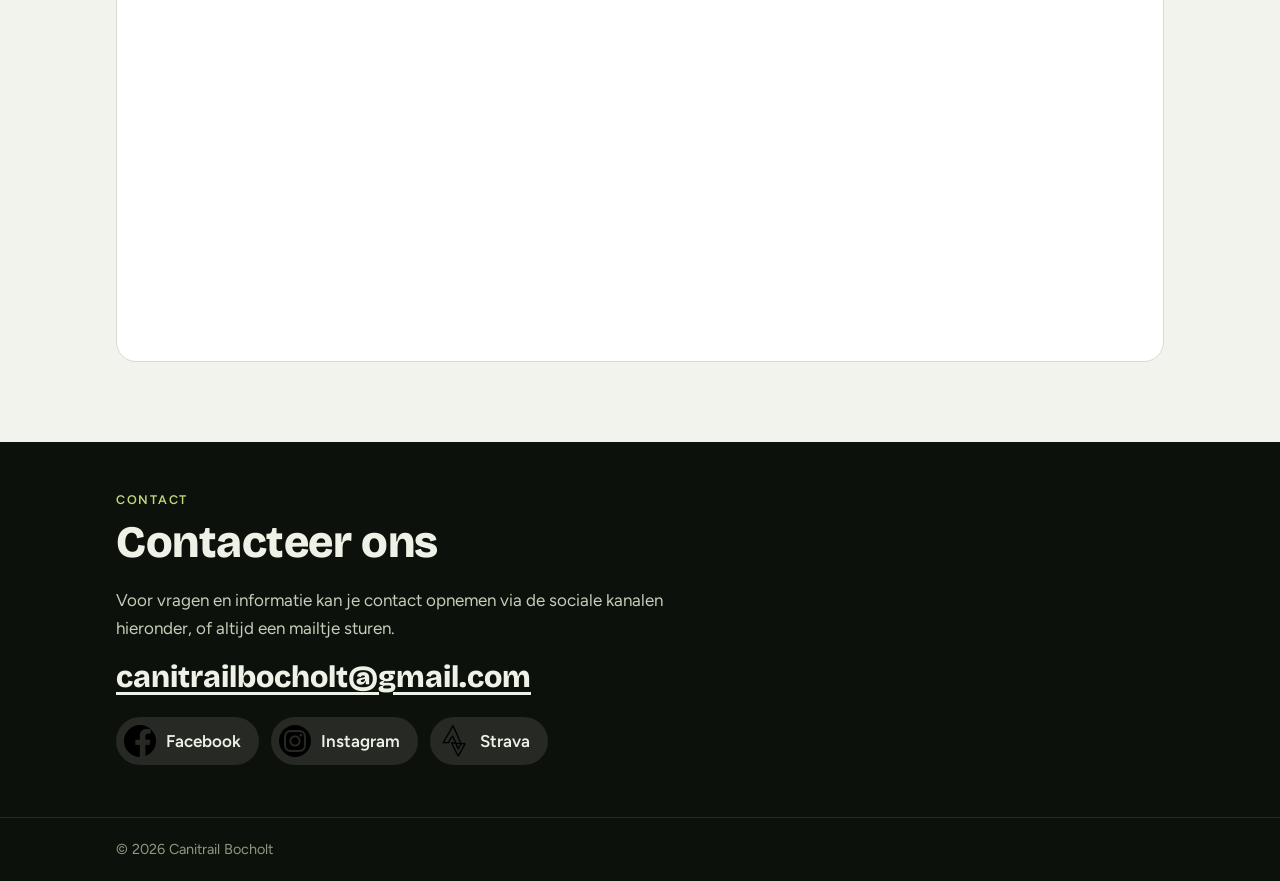
<file: lidworden.html>
<!doctype html>
<html lang="nl">
<head>
<meta charset="utf-8">
<meta name="viewport" content="width=device-width, initial-scale=1, viewport-fit=cover">
<title>Lid worden | Canitrail Bocholt</title>
<meta name="description" content="Word lid van Canitrail Bocholt, de sociale loopclub voor mens en hond. Vul het inschrijvingsformulier in en onderteken het reglement digitaal.">
<meta name="robots" content="index, follow">
<meta name="theme-color" content="#0d110b">
<link rel="canonical" href="https://www.canitrailbocholt.be/lidworden">
<link rel="icon" type="image/png" href="icon-192.png">
<link rel="apple-touch-icon" href="icon-192.png">
<meta property="og:type" content="website">
<meta property="og:url" content="https://www.canitrailbocholt.be/lidworden">
<meta property="og:title" content="Lid worden | Canitrail Bocholt">
<meta property="og:description" content="Word lid van Canitrail Bocholt, de sociale loopclub voor mens en hond. Vul het inschrijvingsformulier in en onderteken het reglement digitaal.">
<meta property="og:image" content="https://www.canitrailbocholt.be/center.png">
<meta name="twitter:card" content="summary_large_image">
<meta name="twitter:title" content="Lid worden | Canitrail Bocholt">
<meta name="twitter:description" content="Word lid van Canitrail Bocholt, de sociale loopclub voor mens en hond. Vul het inschrijvingsformulier in en onderteken het reglement digitaal.">
<meta name="twitter:image" content="https://www.canitrailbocholt.be/center.png">
<link rel="preconnect" href="https://fonts.googleapis.com">
<link rel="preconnect" href="https://fonts.gstatic.com" crossorigin>
<link rel="stylesheet" href="https://fonts.googleapis.com/css2?family=Bricolage+Grotesque:opsz,wght@12..96,600;12..96,800&family=Figtree:wght@400;500;600&display=swap">
<link rel="stylesheet" href="site.css">
</head>
<body>
<header class="bar">
  <div class="wrap">
    <a class="brand" href="/" aria-label="Canitrail Bocholt, naar de startpagina">
      <img src="logo-paw.webp" alt="" width="43" height="40">
      <span>Canitrail Bocholt</span>
    </a>
    <button class="menu-btn" id="menuBtn" aria-expanded="false" aria-controls="nav">Menu</button>
    <nav id="nav" aria-label="Hoofdmenu">
      <ul>
        <li><a href="/#who-we-are">Over ons</a></li>
        <li><a href="/#events">Agenda</a></li>
        <li><a href="/#media">Foto's</a></li>
        <li><a href="reglement">Reglement</a></li>
        <li><a href="#contact-us">Contact</a></li>
        <li class="cta"><a href="lidworden" aria-current="page">Lid worden</a></li>
      </ul>
    </nav>
  </div>
</header>

<main>
  <section class="page-hero" aria-labelledby="h1">
    <div class="wrap">
      <p class="eyebrow">Inschrijven</p>
      <h1 id="h1">Lid worden</h1>
      <p class="lead">Lid worden gaat via het formulier hieronder. Je ondertekent daarbij digitaal het <a href="reglement">reglement</a>. Er is geen ledenbijdrage, deelname is gratis.</p>
    </div>
  </section>
  <section class="page" aria-label="Inschrijvingsformulier">
    <div class="wrap">
      <div class="form-actions">
        <a class="btn btn-primary" href="https://docs.google.com/forms/d/e/1FAIpQLSfwgEH_cnUepSke82F5bKrpl7aUJvY6JqRTrfKA8YOlTCc68Q/viewform" target="_blank" rel="noopener">Open formulier in nieuw tabblad</a>
        <p>Werkt het formulier hieronder niet goed op je telefoon? Open het dan in een apart tabblad.</p>
      </div>
      <div class="card form-card">
        <iframe src="https://docs.google.com/forms/d/e/1FAIpQLSfwgEH_cnUepSke82F5bKrpl7aUJvY6JqRTrfKA8YOlTCc68Q/viewform?embedded=true" title="Inschrijvingsformulier Canitrail Bocholt" loading="lazy">Formulier laden…</iframe>
      </div>
    </div>
  </section>
</main>

<section id="contact-us" class="contact" aria-labelledby="h-contact">
  <div class="wrap">
    <p class="eyebrow">Contact</p>
    <h2 id="h-contact">Contacteer ons</h2>
    <p style="margin-top:18px">Voor vragen en informatie kan je contact opnemen via de sociale kanalen hieronder, of altijd een mailtje sturen.</p>
    <a class="mail" href="mailto:canitrailbocholt@gmail.com">canitrailbocholt@gmail.com</a>
    <ul class="socials">
      <li><a href="https://www.facebook.com/groups/977872694013026"><img src="Rounded_Facebook_svg-128.webp" alt="" width="32" height="32">Facebook</a></li>
      <li><a href="https://www.instagram.com/canitrailbocholt"><img src="Rounded_Instagram_svg-128.webp" alt="" width="32" height="32">Instagram</a></li>
      <li><a href="https://www.strava.com/clubs/1262458"><img src="323_Strava_logo-64.webp" alt="" width="32" height="32">Strava</a></li>
    </ul>
  </div>
</section>
<footer>
  <div class="wrap">© 2026 Canitrail Bocholt</div>
</footer>
<script src="site.js"></script>
</body>
</html>
</file>
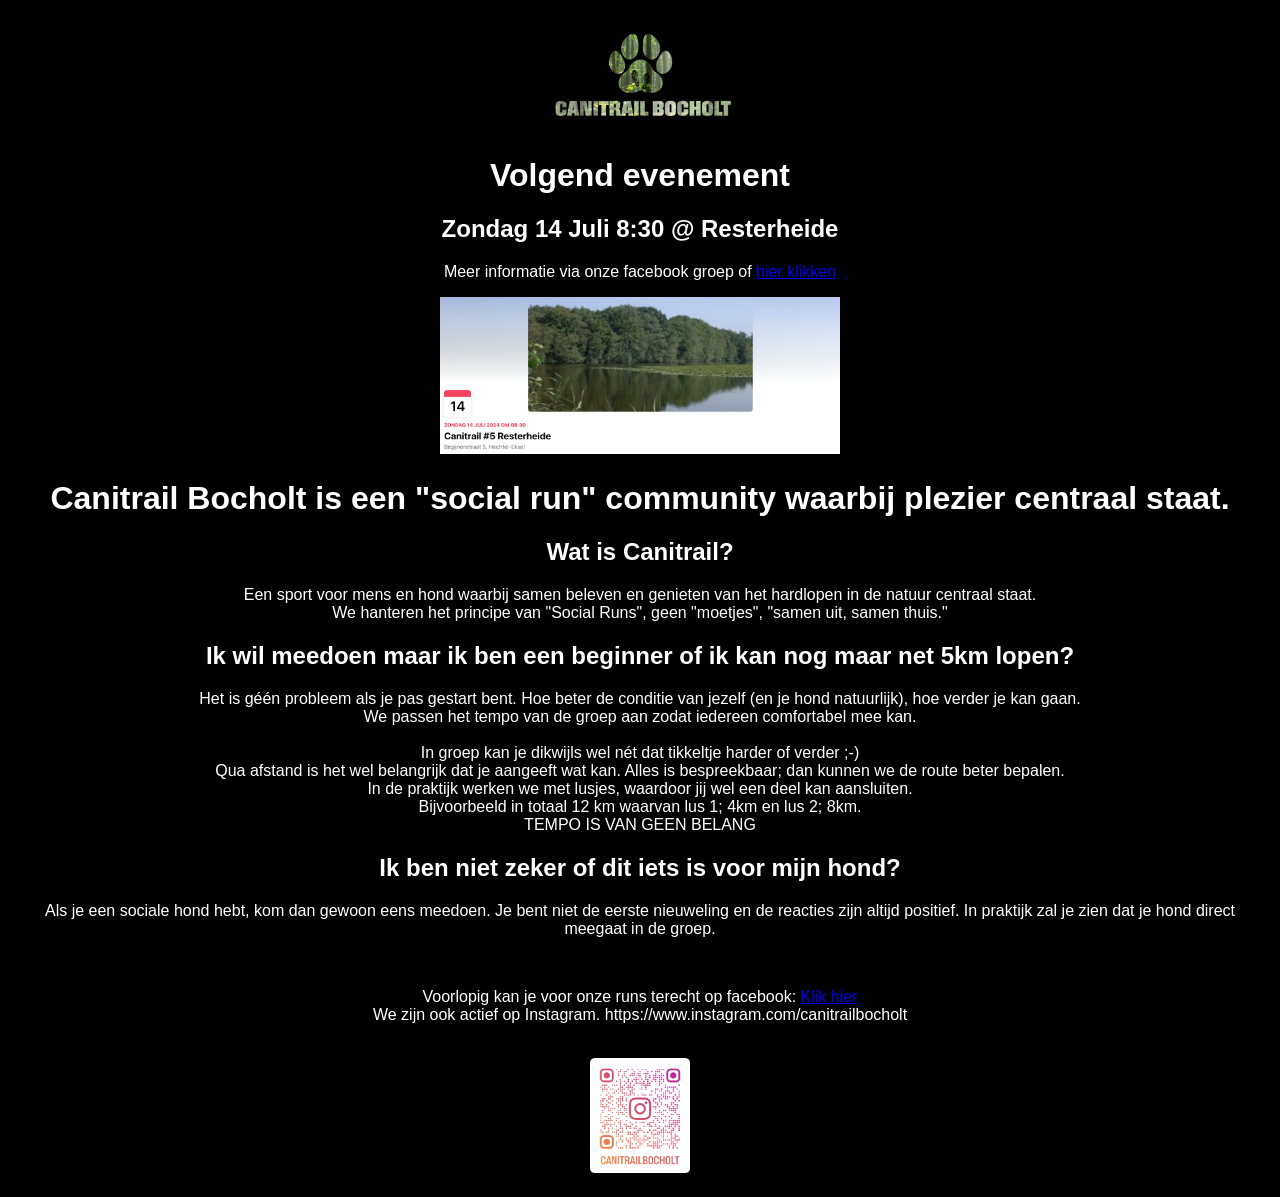
<file: old.html>
<!DOCTYPE html>
<html lang="nl">
<head>
    <meta charset="UTF-8">
    <meta name="viewport" content="width=device-width, initial-scale=1.0">
    <title>Canitrail Bocholt | Lopen met je hond</title>
    
    <!-- SEO Meta Tags -->
    <meta name="description" content="Ontdek de beste canitrail running evenementen en trails in Vlaanderen, België. Sluit je aan bij onze gemeenschap voor spannende hondvriendelijke trailrunning avonturen.">
    <meta name="keywords" content="canitrail, canitrail Vlaanderen, canitrail België, trailrunning met honden, canicross Vlaanderen, canicross België, hond trailrunning, buitenactiviteiten Vlaanderen, avontuurlijke sporten België, fitness met honden België, hondvriendelijke trails Vlaanderen">
    <meta name="robots" content="index, follow">
    <link rel="canonical" href="https://www.canitrailbocholt.be/">

    <!-- Open Graph Meta Tags for Social Media -->
    <meta property="og:title" content="Canitrail Running in Vlaanderen, België">
    <meta property="og:description" content="Doe mee met onze canitrail running gemeenschap in Vlaanderen, België. Verken hondvriendelijke trails en neem deel aan spannende evenementen.">
    <meta property="og:image" content="https://www.canitrailbocholt.be/center.png">
    <meta property="og:url" content="https://www.canitrailbocholt.be/">
    <meta property="og:type" content="website">
    
    <!-- Twitter Card Meta Tags -->
    <meta name="twitter:card" content="summary_large_image">
    <meta name="twitter:title" content="Canitrail Running in Vlaanderen, België">
    <meta name="twitter:description" content="Ontdek canitrail running evenementen en trails in Vlaanderen, België. Perfect voor hondenliefhebbers en trailrunners.">
    <meta name="twitter:image" content="https://www.canitrailbocholt.be/center.png">

    <style>
        body {
            margin: 0;
            font-family: Arial, sans-serif;
            background-color: #000;
            color:#fff;
        }
        .content {
            padding: 20px;
            text-align: center;
        }

    </style>
</head>
<body>
    <div class="content">
        <img src="center.png" width="200px" alt="Canitrail logo"/>

        
        <h1>Volgend evenement</h1>
        <h2>Zondag 14 Juli 8:30 @ Resterheide</h2>
        <p>Meer informatie via onze facebook groep of <a href="https://www.facebook.com/share/UeXm1j3sVeyMpg1t/">hier klikken</a></p>
        <a href="https://www.facebook.com/share/UeXm1j3sVeyMpg1t/"><img src="resterheide.png" width="400px" alt="resterheide"/></a>

        <bR/>
        <h1>Canitrail Bocholt is een "social run" community waarbij plezier centraal staat.</h1>
        <h2>Wat is Canitrail?</h2>
        <p>Een sport voor mens en hond waarbij samen beleven en genieten van het hardlopen in de natuur centraal staat.
            <br/>We hanteren het principe van "Social Runs", geen "moetjes", "samen uit, samen thuis."
        </p>
        <h2>Ik wil meedoen maar ik ben een beginner of ik kan nog maar net 5km lopen?</h2>
        <p>Het is géén probleem als je pas gestart bent. Hoe beter de conditie van jezelf (en je hond natuurlijk), hoe verder je kan gaan. <br/>
            We passen het tempo van de groep aan zodat iedereen comfortabel mee kan. <br/>
            <br/>In groep kan je dikwijls wel nét dat tikkeltje harder of verder ;-)
            <br/>Qua afstand is het wel belangrijk dat je aangeeft wat kan. Alles is bespreekbaar; dan kunnen we de route beter bepalen.
            <br/> In de praktijk werken we met lusjes, waardoor jij wel een deel kan aansluiten.
            <br/> Bijvoorbeeld in totaal 12 km waarvan lus 1; 4km en lus 2; 8km.
            <br/> TEMPO IS VAN GEEN BELANG
        </p>
        <h2>Ik ben niet zeker of dit iets is voor mijn hond?</h2>
        <p>Als je een sociale hond hebt, kom dan gewoon eens meedoen. Je bent niet de eerste nieuweling en de reacties zijn altijd positief.
            In praktijk zal je zien dat je hond direct meegaat in de groep.
        </p>

        <br/>
        <p>Voorlopig kan je voor onze runs terecht op facebook: <a href="https://www.facebook.com/groups/977872694013026" target="_blank">Klik hier</a>
            <br/>We zijn ook actief op Instagram. https://www.instagram.com/canitrailbocholt</p>
        <br/>
        <a href="https://www.instagram.com/canitrailbocholt" target="_blank"><img src="canitrailbocholt_qr.png" width="100px" alt="instagram canitrailbocholt_qr"/></a>
        <br/>
        
  
    </div>
</body>
</html>
</file>
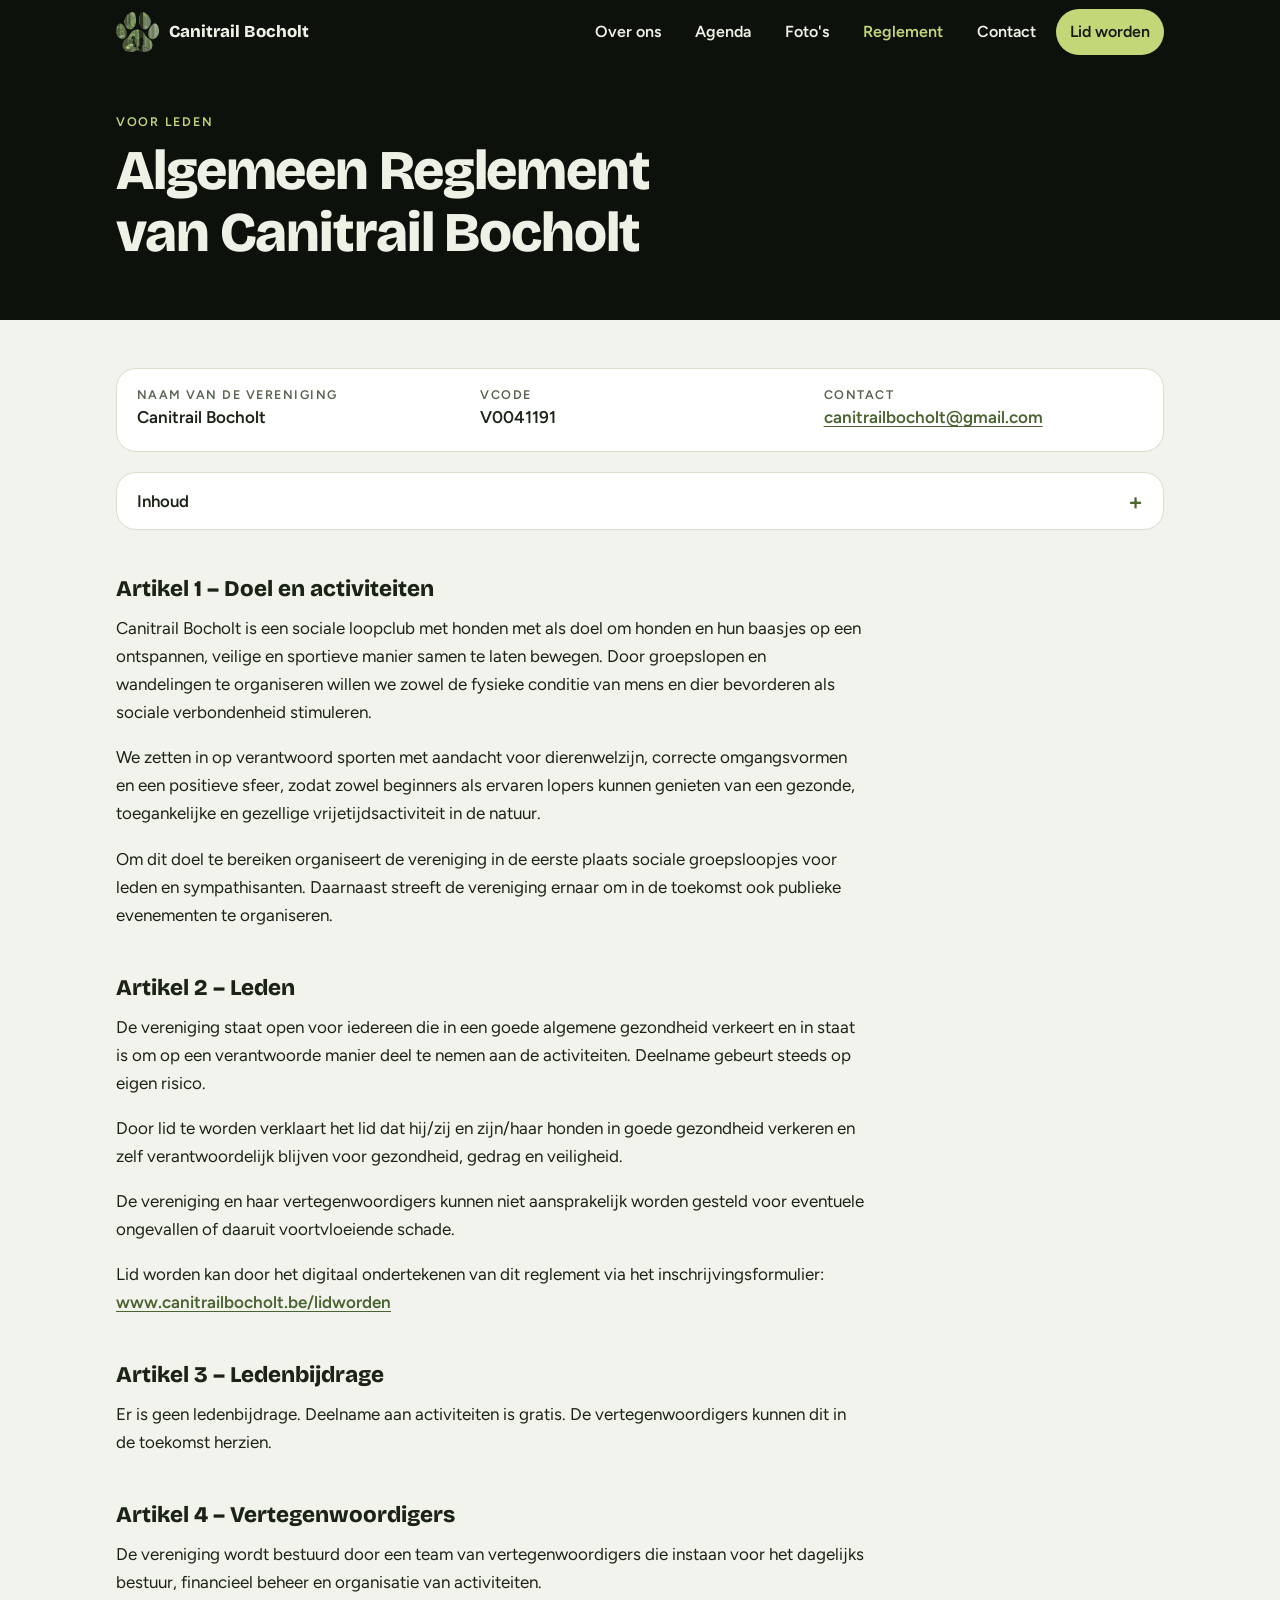
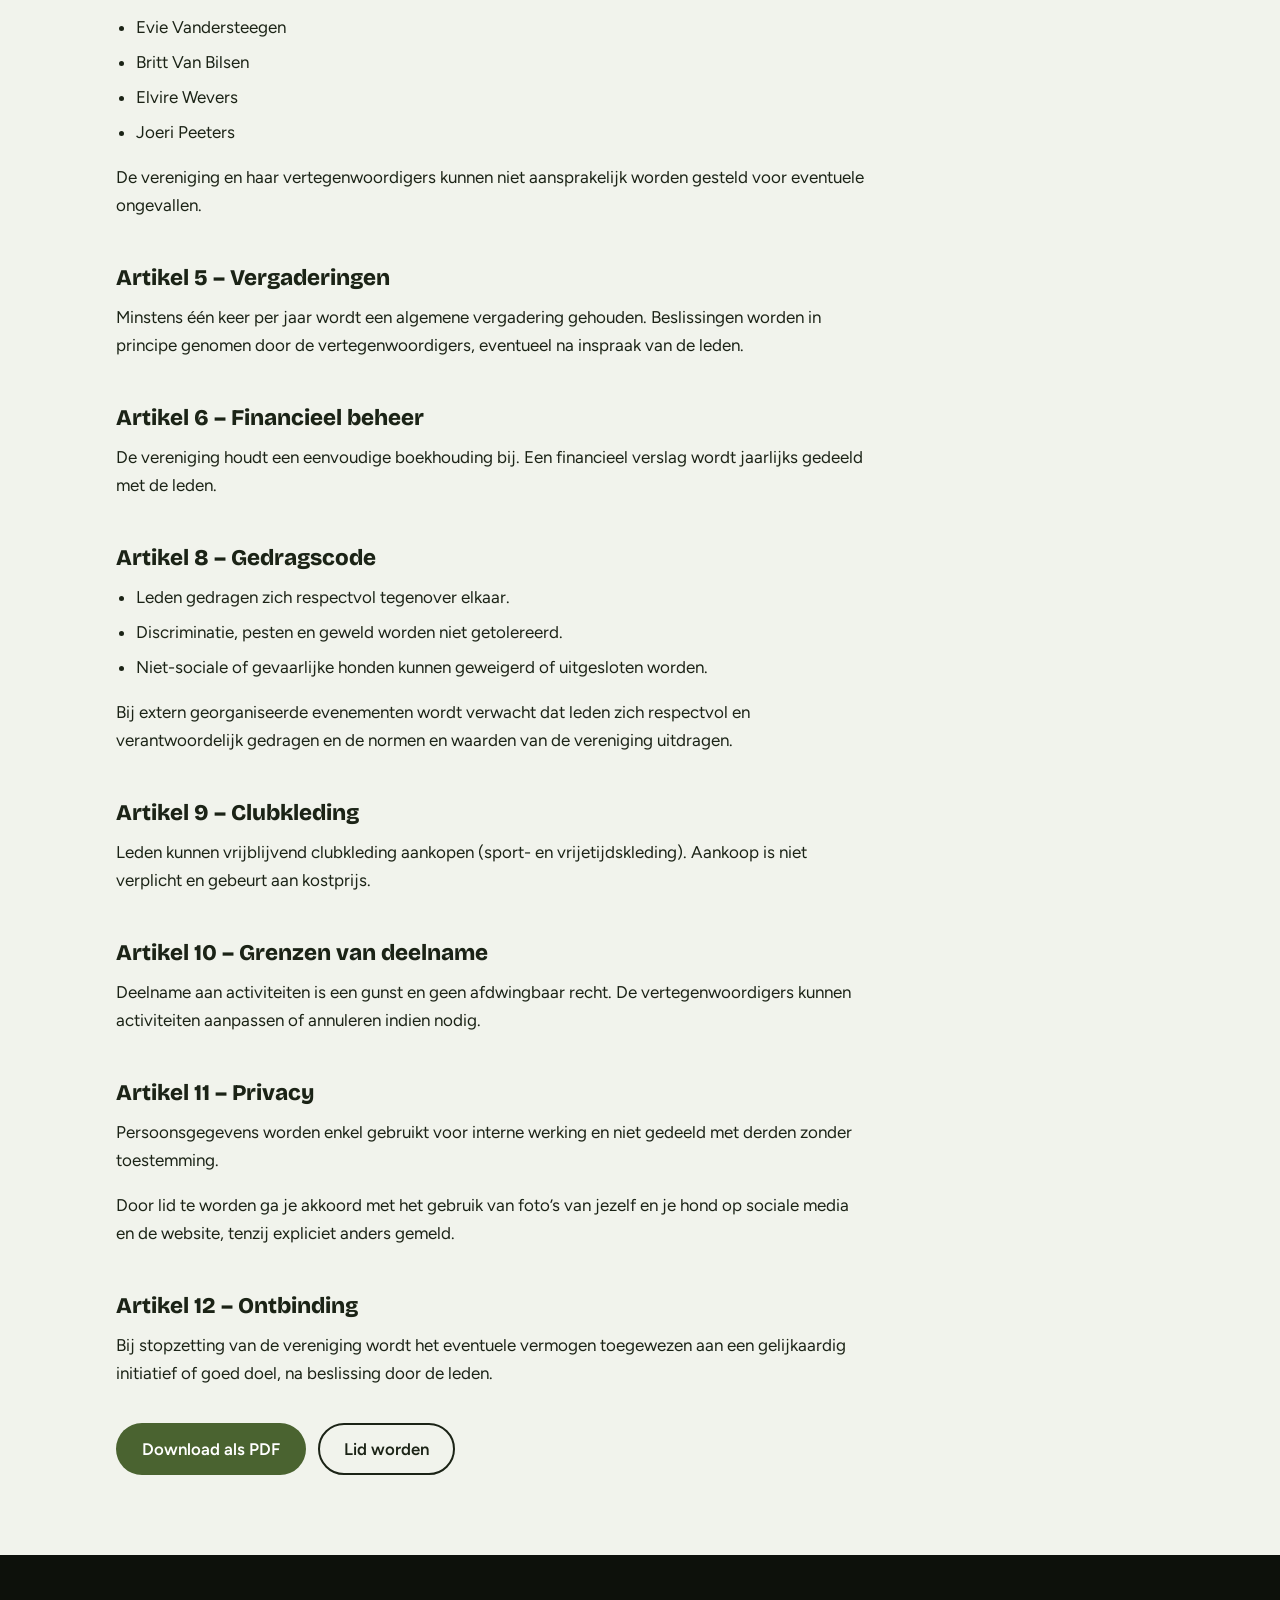
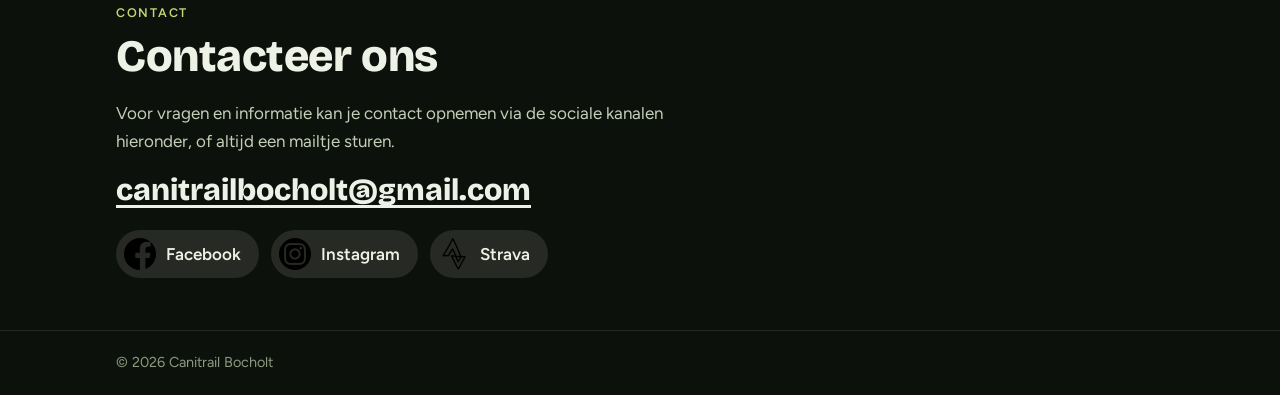
<file: reglement.html>
<!doctype html>
<html lang="nl">
<head>
<meta charset="utf-8">
<meta name="viewport" content="width=device-width, initial-scale=1, viewport-fit=cover">
<title>Reglement | Canitrail Bocholt</title>
<meta name="description" content="Het algemeen reglement van Canitrail Bocholt: doel, leden, gedragscode, privacy en meer.">
<meta name="robots" content="index, follow">
<meta name="theme-color" content="#0d110b">
<link rel="canonical" href="https://www.canitrailbocholt.be/reglement">
<link rel="icon" type="image/png" href="icon-192.png">
<link rel="apple-touch-icon" href="icon-192.png">
<meta property="og:type" content="website">
<meta property="og:url" content="https://www.canitrailbocholt.be/reglement">
<meta property="og:title" content="Reglement | Canitrail Bocholt">
<meta property="og:description" content="Het algemeen reglement van Canitrail Bocholt: doel, leden, gedragscode, privacy en meer.">
<meta property="og:image" content="https://www.canitrailbocholt.be/center.png">
<meta name="twitter:card" content="summary_large_image">
<meta name="twitter:title" content="Reglement | Canitrail Bocholt">
<meta name="twitter:description" content="Het algemeen reglement van Canitrail Bocholt: doel, leden, gedragscode, privacy en meer.">
<meta name="twitter:image" content="https://www.canitrailbocholt.be/center.png">
<link rel="preconnect" href="https://fonts.googleapis.com">
<link rel="preconnect" href="https://fonts.gstatic.com" crossorigin>
<link rel="stylesheet" href="https://fonts.googleapis.com/css2?family=Bricolage+Grotesque:opsz,wght@12..96,600;12..96,800&family=Figtree:wght@400;500;600&display=swap">
<link rel="stylesheet" href="site.css">
</head>
<body>
<header class="bar">
  <div class="wrap">
    <a class="brand" href="/" aria-label="Canitrail Bocholt, naar de startpagina">
      <img src="logo-paw.webp" alt="" width="43" height="40">
      <span>Canitrail Bocholt</span>
    </a>
    <button class="menu-btn" id="menuBtn" aria-expanded="false" aria-controls="nav">Menu</button>
    <nav id="nav" aria-label="Hoofdmenu">
      <ul>
        <li><a href="/#who-we-are">Over ons</a></li>
        <li><a href="/#events">Agenda</a></li>
        <li><a href="/#media">Foto's</a></li>
        <li><a href="reglement" aria-current="page">Reglement</a></li>
        <li><a href="#contact-us">Contact</a></li>
        <li class="cta"><a href="lidworden">Lid worden</a></li>
      </ul>
    </nav>
  </div>
</header>

<main>
  <section class="page-hero" aria-labelledby="h1">
    <div class="wrap">
      <p class="eyebrow">Voor leden</p>
      <h1 id="h1">Algemeen Reglement van Canitrail Bocholt</h1>
    </div>
  </section>
  <section class="page" aria-label="Reglement">
    <div class="wrap">
      <dl class="card meta">
        <div><dt>Naam van de vereniging</dt><dd>Canitrail Bocholt</dd></div>
        <div><dt>VCode</dt><dd>V0041191</dd></div>
        <div><dt>Contact</dt><dd><a class="link" href="mailto:canitrailbocholt@gmail.com">canitrailbocholt@gmail.com</a></dd></div>
      </dl>
      <details class="card toc">
        <summary>Inhoud</summary>
        <ol><li><a href="#artikel-1">Artikel 1 – Doel en activiteiten</a></li><li><a href="#artikel-2">Artikel 2 – Leden</a></li><li><a href="#artikel-3">Artikel 3 – Ledenbijdrage</a></li><li><a href="#artikel-4">Artikel 4 – Vertegenwoordigers</a></li><li><a href="#artikel-5">Artikel 5 – Vergaderingen</a></li><li><a href="#artikel-6">Artikel 6 – Financieel beheer</a></li><li><a href="#artikel-8">Artikel 8 – Gedragscode</a></li><li><a href="#artikel-9">Artikel 9 – Clubkleding</a></li><li><a href="#artikel-10">Artikel 10 – Grenzen van deelname</a></li><li><a href="#artikel-11">Artikel 11 – Privacy</a></li><li><a href="#artikel-12">Artikel 12 – Ontbinding</a></li></ol>
      </details>
      <div class="prose">
      <h2 id="artikel-1">Artikel 1 – Doel en activiteiten</h2>
      <p>
      Canitrail Bocholt is een sociale loopclub met honden met als doel om honden
      en hun baasjes op een ontspannen, veilige en sportieve manier samen te laten
      bewegen. Door groepslopen en wandelingen te organiseren willen we zowel de
      fysieke conditie van mens en dier bevorderen als sociale verbondenheid stimuleren.
      </p>
      <p>
      We zetten in op verantwoord sporten met aandacht voor dierenwelzijn, correcte
      omgangsvormen en een positieve sfeer, zodat zowel beginners als ervaren lopers
      kunnen genieten van een gezonde, toegankelijke en gezellige vrijetijdsactiviteit
      in de natuur.
      </p>
      <p>
      Om dit doel te bereiken organiseert de vereniging in de eerste plaats sociale
      groepsloopjes voor leden en sympathisanten. Daarnaast streeft de vereniging
      ernaar om in de toekomst ook publieke evenementen te organiseren.
      </p>

      <h2 id="artikel-2">Artikel 2 – Leden</h2>
      <p>
      De vereniging staat open voor iedereen die in een goede algemene gezondheid
      verkeert en in staat is om op een verantwoorde manier deel te nemen aan de
      activiteiten. Deelname gebeurt steeds op eigen risico.
      </p>
      <p>
      Door lid te worden verklaart het lid dat hij/zij en zijn/haar honden in goede
      gezondheid verkeren en zelf verantwoordelijk blijven voor gezondheid,
      gedrag en veiligheid.
      </p>
      <p>
      De vereniging en haar vertegenwoordigers kunnen niet aansprakelijk worden
      gesteld voor eventuele ongevallen of daaruit voortvloeiende schade.
      </p>
      <p>
      Lid worden kan door het digitaal ondertekenen van dit reglement via het
      inschrijvingsformulier:
      <a href="https://www.canitrailbocholt.be/lidworden">
      www.canitrailbocholt.be/lidworden
      </a>
      </p>

      <h2 id="artikel-3">Artikel 3 – Ledenbijdrage</h2>
      <p>
      Er is geen ledenbijdrage. Deelname aan activiteiten is gratis.
      De vertegenwoordigers kunnen dit in de toekomst herzien.
      </p>

      <h2 id="artikel-4">Artikel 4 – Vertegenwoordigers</h2>
      <p>
      De vereniging wordt bestuurd door een team van vertegenwoordigers die instaan
      voor het dagelijks bestuur, financieel beheer en organisatie van activiteiten.
      </p>

      <ul>
      <li>Evie Vandersteegen</li>
      <li>Britt Van Bilsen</li>
      <li>Elvire Wevers</li>
      <li>Joeri Peeters</li>
      </ul>

      <p>
      De vereniging en haar vertegenwoordigers kunnen niet aansprakelijk worden
      gesteld voor eventuele ongevallen.
      </p>

      <h2 id="artikel-5">Artikel 5 – Vergaderingen</h2>
      <p>
      Minstens één keer per jaar wordt een algemene vergadering gehouden.
      Beslissingen worden in principe genomen door de vertegenwoordigers,
      eventueel na inspraak van de leden.
      </p>

      <h2 id="artikel-6">Artikel 6 – Financieel beheer</h2>
      <p>
      De vereniging houdt een eenvoudige boekhouding bij.
      Een financieel verslag wordt jaarlijks gedeeld met de leden.
      </p>

      <h2 id="artikel-8">Artikel 8 – Gedragscode</h2>
      <ul>
      <li>Leden gedragen zich respectvol tegenover elkaar.</li>
      <li>Discriminatie, pesten en geweld worden niet getolereerd.</li>
      <li>Niet-sociale of gevaarlijke honden kunnen geweigerd of uitgesloten worden.</li>
      </ul>

      <p>
      Bij extern georganiseerde evenementen wordt verwacht dat leden zich
      respectvol en verantwoordelijk gedragen en de normen en waarden van
      de vereniging uitdragen.
      </p>

      <h2 id="artikel-9">Artikel 9 – Clubkleding</h2>
      <p>
      Leden kunnen vrijblijvend clubkleding aankopen (sport- en vrijetijdskleding).
      Aankoop is niet verplicht en gebeurt aan kostprijs.
      </p>

      <h2 id="artikel-10">Artikel 10 – Grenzen van deelname</h2>
      <p>
      Deelname aan activiteiten is een gunst en geen afdwingbaar recht.
      De vertegenwoordigers kunnen activiteiten aanpassen of annuleren
      indien nodig.
      </p>

      <h2 id="artikel-11">Artikel 11 – Privacy</h2>
      <p>
      Persoonsgegevens worden enkel gebruikt voor interne werking en
      niet gedeeld met derden zonder toestemming.
      </p>
      <p>
      Door lid te worden ga je akkoord met het gebruik van foto’s van
      jezelf en je hond op sociale media en de website, tenzij expliciet
      anders gemeld.
      </p>

      <h2 id="artikel-12">Artikel 12 – Ontbinding</h2>
      <p>
      Bij stopzetting van de vereniging wordt het eventuele vermogen
      toegewezen aan een gelijkaardig initiatief of goed doel,
      na beslissing door de leden.
      </p>
      </div>
      <div class="download">
        <a class="btn btn-primary" href="reglement.pdf">Download als PDF</a>
        <a class="btn btn-ghost" href="lidworden">Lid worden</a>
      </div>
    </div>
  </section>
</main>

<section id="contact-us" class="contact" aria-labelledby="h-contact">
  <div class="wrap">
    <p class="eyebrow">Contact</p>
    <h2 id="h-contact">Contacteer ons</h2>
    <p style="margin-top:18px">Voor vragen en informatie kan je contact opnemen via de sociale kanalen hieronder, of altijd een mailtje sturen.</p>
    <a class="mail" href="mailto:canitrailbocholt@gmail.com">canitrailbocholt@gmail.com</a>
    <ul class="socials">
      <li><a href="https://www.facebook.com/groups/977872694013026"><img src="Rounded_Facebook_svg-128.webp" alt="" width="32" height="32">Facebook</a></li>
      <li><a href="https://www.instagram.com/canitrailbocholt"><img src="Rounded_Instagram_svg-128.webp" alt="" width="32" height="32">Instagram</a></li>
      <li><a href="https://www.strava.com/clubs/1262458"><img src="323_Strava_logo-64.webp" alt="" width="32" height="32">Strava</a></li>
    </ul>
  </div>
</section>
<footer>
  <div class="wrap">© 2026 Canitrail Bocholt</div>
</footer>
<script src="site.js"></script>
</body>
</html>
</file>
<file: site.css>
/* Shared styles for lidworden.html and reglement.html.
   Same tokens as index.html: olive and lime taken from the club logo, near-black band. */
:root{
  --bg:#f1f3ec;
  --surface:#ffffff;
  --ink:#1b2316;
  --muted:#58624f;
  --line:#d8ddcf;
  --accent:#4a6330;
  --accent-ink:#ffffff;
  --moss:#6e7e60;
  --lime:#c4d778;
  --band:#0d110b;
  --band-ink:#eef2e6;
  --font-display:"Bricolage Grotesque","Trebuchet MS",system-ui,sans-serif;
  --font-body:"Figtree",system-ui,-apple-system,"Segoe UI",sans-serif;
  --gutter:max(16px,env(safe-area-inset-left,0px));
  --gutter-r:max(16px,env(safe-area-inset-right,0px));
  color-scheme:light;
}
@media (prefers-color-scheme:dark){
  :root:not([data-theme="light"]){
    --bg:#0f140c;--surface:#171d12;--ink:#e8eede;--muted:#9aa68d;--line:#273020;
    --accent:#c4d778;--accent-ink:#141a0c;--moss:#97a784;--band:#080a07;--band-ink:#e8eede;
    color-scheme:dark;
  }
}
:root[data-theme="dark"]{
  --bg:#0f140c;--surface:#171d12;--ink:#e8eede;--muted:#9aa68d;--line:#273020;
  --accent:#c4d778;--accent-ink:#141a0c;--moss:#97a784;--band:#080a07;--band-ink:#e8eede;
  color-scheme:dark;
}
*{box-sizing:border-box}
html{scroll-behavior:smooth;scroll-padding-top:76px;-webkit-text-size-adjust:100%}
body{margin:0;background:var(--bg);color:var(--ink);font:400 1.0625rem/1.65 var(--font-body)}
img{max-width:100%;display:block}
a{color:inherit}
:focus-visible{outline:3px solid var(--accent);outline-offset:3px;border-radius:4px}
.wrap{width:100%;max-width:1080px;margin-inline:auto;padding-left:var(--gutter);padding-right:var(--gutter-r)}
h1,h2,h3{font-family:var(--font-display);line-height:1.1;text-wrap:balance;margin:0}
h2{font-size:clamp(1.9rem,6vw,2.8rem);font-weight:800;letter-spacing:-.01em}
.eyebrow{font:600 .78rem/1 var(--font-body);letter-spacing:.14em;text-transform:uppercase;color:var(--accent);margin:0 0 .75rem}
p{margin:0 0 1em}

/* header (identical to the homepage) */
.bar{position:sticky;top:0;z-index:30;background:var(--band);color:var(--band-ink);padding-top:env(safe-area-inset-top,0px)}
.bar .wrap{display:flex;align-items:center;justify-content:space-between;height:64px;gap:12px}
.brand{display:flex;align-items:center;gap:10px;text-decoration:none;font:800 1.05rem/1 var(--font-display);min-width:0}
.brand img{height:40px;width:auto}
.brand span{white-space:nowrap;overflow:hidden;text-overflow:ellipsis}
.menu-btn{appearance:none;border:1px solid rgba(255,255,255,.35);background:transparent;color:inherit;font:600 .95rem var(--font-body);border-radius:999px;padding:.55rem 1rem;min-height:44px;cursor:pointer}
nav ul{list-style:none;margin:0;padding:0;display:none}
nav.open ul{display:flex;flex-direction:column;position:absolute;left:0;right:0;top:calc(64px + env(safe-area-inset-top,0px));background:var(--band);padding:8px var(--gutter-r) 20px var(--gutter);border-top:1px solid rgba(255,255,255,.12)}
nav li a{display:block;padding:14px 4px;text-decoration:none;font-weight:600;font-size:1.1rem;border-bottom:1px solid rgba(255,255,255,.12)}
nav li:last-child a{border-bottom:0}
nav a[aria-current="page"]{color:var(--lime)}

/* buttons */
.btn{display:inline-flex;align-items:center;justify-content:center;min-height:52px;padding:0 1.5rem;border-radius:999px;font:600 1.05rem var(--font-body);text-decoration:none;border:2px solid transparent;cursor:pointer;text-align:center}
.btn-primary{background:var(--accent);color:var(--accent-ink)}
.btn-ghost{border-color:currentColor;background:transparent}

/* page title band */
.page-hero{background:var(--band);color:var(--band-ink);padding-block:34px 40px}
.page-hero .eyebrow{color:var(--lime)}
.page-hero h1{font-size:clamp(2rem,8.5vw,3.5rem);font-weight:800;letter-spacing:-.02em;max-width:20ch}
.page-hero .lead{font-size:1.15rem;color:#c4cfb9;max-width:52ch;margin:18px 0 0}
.page-hero .lead a{color:var(--lime);text-underline-offset:3px}

.page{padding-block:36px 64px}
.card{background:var(--surface);border:1px solid var(--line);border-radius:20px}
.link{color:var(--accent);font-weight:600;text-underline-offset:3px}

/* membership form */
.form-actions{display:flex;flex-wrap:wrap;gap:12px;align-items:center;margin-bottom:20px}
.form-actions p{margin:0;color:var(--muted)}
.form-card{padding:6px;overflow:hidden}
.form-card iframe{display:block;width:100%;height:1700px;border:0;border-radius:14px;background:#fff;color-scheme:light}

/* regulations */
.meta{display:grid;gap:10px;padding:20px;margin:0 0 20px}
.meta div{display:grid;gap:2px}
.meta dt{font:600 .78rem/1 var(--font-body);letter-spacing:.12em;text-transform:uppercase;color:var(--muted)}
.meta dd{margin:0;font-weight:600;word-break:break-word}
.toc{margin:0 0 8px;padding:0 20px}
.toc summary{cursor:pointer;min-height:56px;display:flex;align-items:center;justify-content:space-between;font:600 1.05rem var(--font-body);list-style:none}
.toc summary::-webkit-details-marker{display:none}
.toc summary::after{content:"+";font-size:1.5rem;color:var(--accent)}
.toc[open] summary::after{content:"–"}
.toc ol{list-style:none;margin:0;padding:0 0 14px;display:grid;gap:2px}
.toc a{display:block;padding:9px 0;text-decoration:none;border-top:1px solid var(--line)}
.toc a:hover{color:var(--accent)}
.prose{max-width:68ch}
.prose h2{font-size:1.4rem;font-weight:800;margin:2.1em 0 .55em;letter-spacing:0}
.prose ul{padding-left:1.2em;margin:0 0 1em}
.prose li{margin-bottom:.4em}
.prose a{color:var(--accent);font-weight:600;text-underline-offset:3px;word-break:break-word}
.prose hr{border:0;border-top:1px solid var(--line);margin:1.6em 0}
.download{margin-top:36px;display:flex;flex-wrap:wrap;gap:12px;align-items:center}

/* contact + footer */
.contact{background:var(--band);color:var(--band-ink);padding-block:52px}
.contact p{color:#c4cfb9;max-width:56ch}
.contact .eyebrow{color:var(--lime)}
.mail{display:inline-block;font:800 clamp(1.2rem,5.4vw,1.9rem) var(--font-display);word-break:break-all;text-underline-offset:5px;margin-bottom:22px}
.socials{display:flex;flex-wrap:wrap;gap:12px;list-style:none;margin:0;padding:0}
.socials a{display:inline-flex;align-items:center;gap:10px;min-height:48px;padding:0 18px 0 8px;border-radius:999px;background:rgba(255,255,255,.1);text-decoration:none;font-weight:600}
.socials img{width:32px;height:32px;border-radius:50%}
footer{background:var(--band);color:#8d9a80;padding-block:20px calc(20px + env(safe-area-inset-bottom,0px));font-size:.9rem;border-top:1px solid rgba(255,255,255,.1)}

@media (min-width:760px){
  .menu-btn{display:none}
  nav ul,nav.open ul{display:flex;flex-direction:row;position:static;padding:0;border:0;background:none;gap:6px}
  nav li a,nav li:last-child a{padding:10px 14px;font-size:1rem;border:0;border-radius:999px}
  nav li a:hover{background:rgba(255,255,255,.12)}
  nav li.cta a{background:var(--lime);color:#141a0c}
  .page-hero{padding-block:52px 56px}
  .page{padding-block:48px 80px}
  .meta{grid-template-columns:repeat(3,1fr);gap:24px}
  .form-card{padding:10px}
  .form-card iframe{height:1483px}
}
@media (prefers-reduced-motion:reduce){html{scroll-behavior:auto}}
</file>
